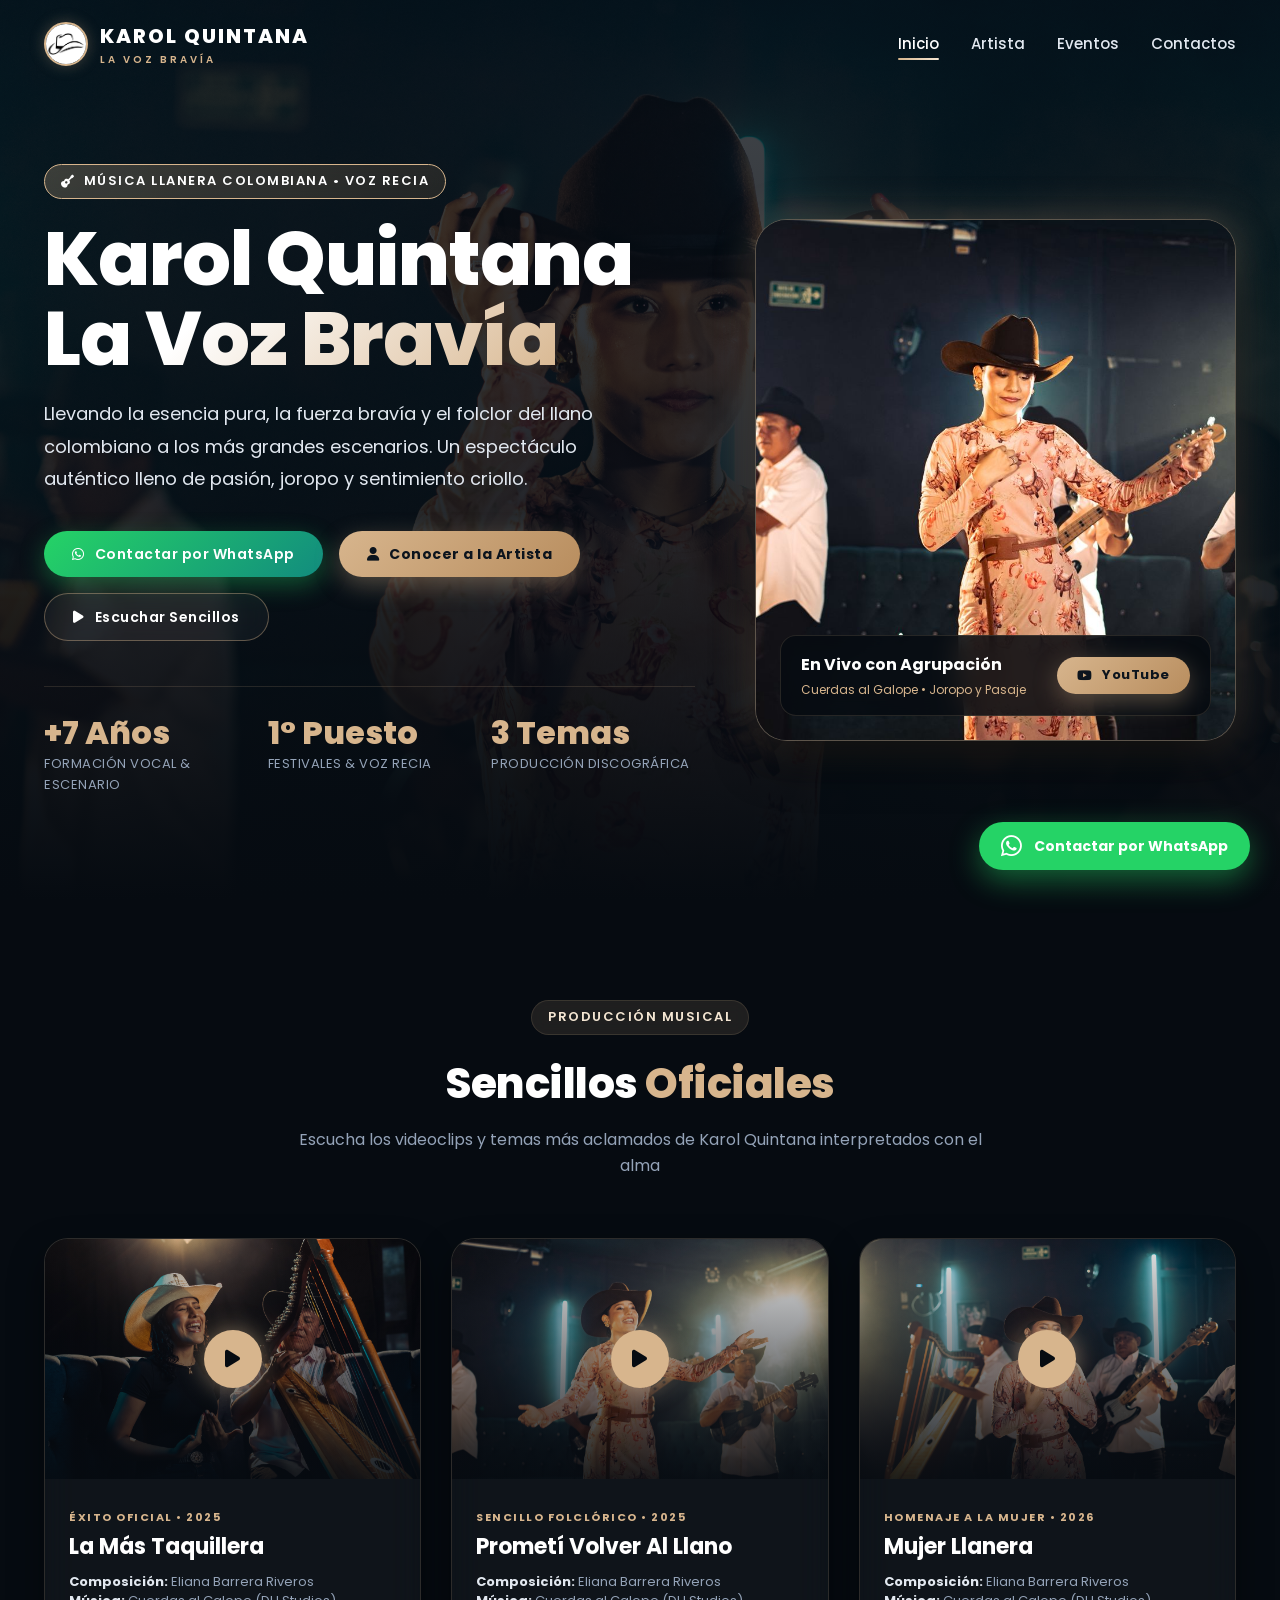
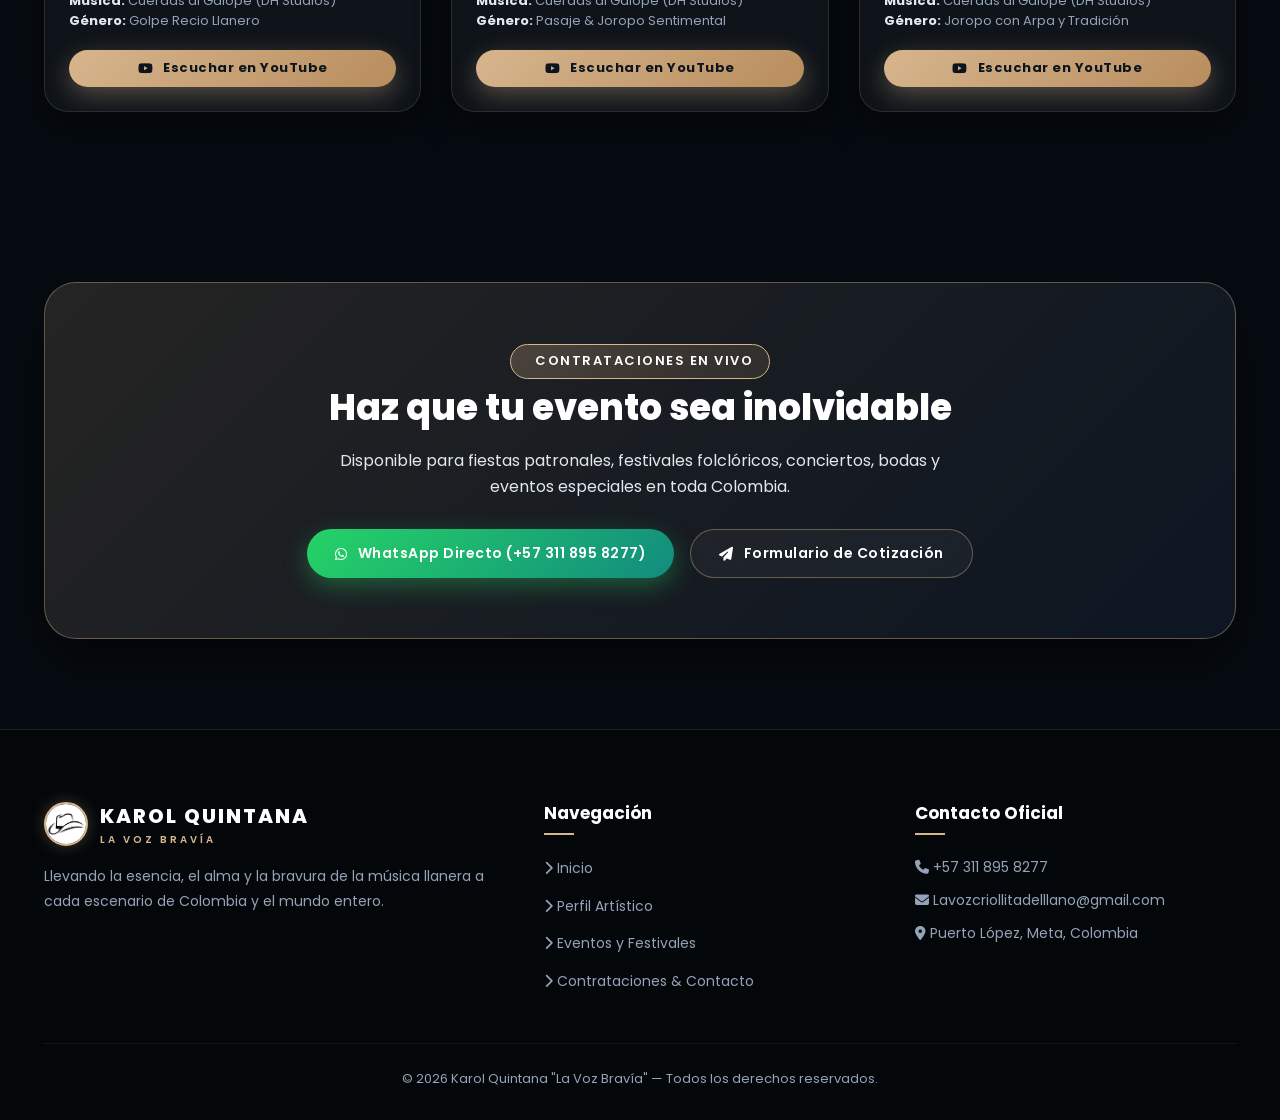
<file: index.html>
<!DOCTYPE html>
<html lang="es">
<head>
    <meta charset="UTF-8">
    <meta name="viewport" content="width=device-width, initial-scale=1.0">
    <title>Karol Quintana | La Voz Bravía - Música Llanera</title>
    
    <!-- Google Fonts & Font Awesome -->
    <link rel="preconnect" href="https://fonts.googleapis.com">
    <link rel="preconnect" href="https://fonts.gstatic.com" crossorigin>
    <link href="https://fonts.googleapis.com/css2?family=Poppins:wght@300;400;500;600;700;800&display=swap" rel="stylesheet">
    <link rel="stylesheet" href="https://cdnjs.cloudflare.com/ajax/libs/font-awesome/6.5.1/css/all.min.css">
    
    <link rel="icon" href="imagenes/logo.jpg"> 
    <link rel="stylesheet" href="css/estilos.css">
</head>
<body>

    <!-- NAVBAR -->
    <header class="navbar-container">
        <div class="container navbar">
            <a href="index.html" class="logo-brand">
                <img src="imagenes/logo.jpg" alt="Logo Karol Quintana">
                <div>
                    Karol Quintana
                    <span class="brand-sub">La Voz Bravía</span>
                </div>
            </a>

            <nav>
                <ul class="nav-links" id="navMenu">
                    <li><a href="index.html" class="active">Inicio</a></li>
                    <li><a href="artista.html">Artista</a></li>
                    <li><a href="eventos.html">Eventos</a></li>
                    <li><a href="contactos.html">Contactos</a></li>
                </ul>
            </nav>

            
        </div>
    </header>

    <!-- HERO SECTION -->
    <main class="hero-wrapper" style="background-image: url('imagenes/DSC04877.jpg');">
        <div class="hero-overlay"></div>

        <div class="container">
            <div class="hero-home-content">
                <div class="hero-left">
                    <div class="badge badge-gold">
                        <i class="fa-solid fa-guitar"></i> Música Llanera Colombiana • Voz Recia
                    </div>
                    
                    <h1 class="hero-title">
                        Karol Quintana<br>
                        <span>La Voz Bravía</span>
                    </h1>

                    <p class="hero-desc">
                        Llevando la esencia pura, la fuerza bravía y el folclor del llano colombiano a los más grandes escenarios. Un espectáculo auténtico lleno de pasión, joropo y sentimiento criollo.
                    </p>

                    <div class="hero-btn-group">
                        <a href="https://wa.me/573118958277?text=Hola%20Karol%20Quintana,%20deseo%20cotizar%20un%20show%20musical" target="_blank" class="btn btn-whatsapp">
                            <i class="fa-brands fa-whatsapp"></i> Contactar por WhatsApp
                        </a>
                        <a href="artista.html" class="btn btn-gold">
                            <i class="fa-solid fa-user"></i> Conocer a la Artista
                        </a>
                        <a href="#musica" class="btn btn-outline">
                            <i class="fa-solid fa-play"></i> Escuchar Sencillos
                        </a>
                    </div>

                    <div class="hero-stats-grid">
                        <div class="stat-item">
                            <h3>+7 Años</h3>
                            <p>Formación Vocal & Escenario</p>
                        </div>
                        <div class="stat-item">
                            <h3>1° Puesto</h3>
                            <p>Festivales & Voz Recia</p>
                        </div>
                        <div class="stat-item">
                            <h3>3 Temas</h3>
                            <p>Producción Discográfica</p>
                        </div>
                    </div>
                </div>

                <div class="hero-right">
                    <div class="hero-image-card">
                        <img src="imagenes/image.png" alt="Karol Quintana en Presentación">
                        <div class="hero-image-badge">
                            <div>
                                <h4>En Vivo con Agrupación</h4>
                                <p>Cuerdas al Galope • Joropo y Pasaje</p>
                            </div>
                            <a href="https://www.youtube.com/@Lavozbravia_oficial" target="_blank" class="btn btn-gold btn-sm">
                                <i class="fa-brands fa-youtube"></i> YouTube
                            </a>
                        </div>
                    </div>
                </div>
            </div>
        </div>
    </main>

    <!-- SECCIÓN MÚSICA Y SENCILLOS DESTACADOS -->
    <section class="section" id="musica">
        <div class="container">
            <div class="section-header">
                <div class="badge">Producción Musical</div>
                <h2>Sencillos <span>Oficiales</span></h2>
                <p>Escucha los videoclips y temas más aclamados de Karol Quintana interpretados con el alma</p>
            </div>

            <div class="music-grid">
                <!-- Canción 1 -->
                <div class="music-card">
                    <div class="music-thumb">
                        <img src="imagenes/DSC04858.jpg" alt="La Más Taquillera">
                        <a href="https://www.youtube.com/watch?v=9ldh7Ody5B8&list=RD9ldh7Ody5B8&start_radio=1" target="_blank" class="music-thumb-overlay" title="Ver en YouTube">
                            <div class="play-icon-btn"><i class="fa-solid fa-play"></i></div>
                        </a>
                    </div>
                    <div class="music-content">
                        <div>
                            <span class="music-tag">Éxito Oficial • 2025</span>
                            <h3 class="music-title">La Más Taquillera</h3>
                            <p class="music-credits">
                                <strong>Composición:</strong> Eliana Barrera Riveros<br>
                                <strong>Música:</strong> Cuerdas al Galope (DH Studios)<br>
                                <strong>Género:</strong> Golpe Recio Llanero
                            </p>
                        </div>
                        <a href="https://www.youtube.com/watch?v=9ldh7Ody5B8&list=RD9ldh7Ody5B8&start_radio=1" target="_blank" class="btn btn-gold btn-sm">
                            <i class="fa-brands fa-youtube"></i> Escuchar en YouTube
                        </a>
                    </div>
                </div>

                <!-- Canción 2 -->
                <div class="music-card">
                    <div class="music-thumb">
                        <img src="imagenes/DSC04900.jpg" alt="Prometí Volver Al Llano">
                        <a href="https://www.youtube.com/watch?v=ru4wege33XM&list=RDru4wege33XM&start_radio=1" target="_blank" class="music-thumb-overlay" title="Ver en YouTube">
                            <div class="play-icon-btn"><i class="fa-solid fa-play"></i></div>
                        </a>
                    </div>
                    <div class="music-content">
                        <div>
                            <span class="music-tag">Sencillo Folclórico • 2025</span>
                            <h3 class="music-title">Prometí Volver Al Llano</h3>
                            <p class="music-credits">
                                <strong>Composición:</strong> Eliana Barrera Riveros<br>
                                <strong>Música:</strong> Cuerdas al Galope (DH Studios)<br>
                                <strong>Género:</strong> Pasaje & Joropo Sentimental
                            </p>
                        </div>
                        <a href="https://www.youtube.com/watch?v=ru4wege33XM&list=RDru4wege33XM&start_radio=1" target="_blank" class="btn btn-gold btn-sm">
                            <i class="fa-brands fa-youtube"></i> Escuchar en YouTube
                        </a>
                    </div>
                </div>

                <!-- Canción 3 -->
                <div class="music-card">
                    <div class="music-thumb">
                        <img src="imagenes/DSC04892.jpg" alt="Mujer Llanera">
                        <a href="https://www.youtube.com/watch?v=WpeRKFOB_C8&list=RDWpeRKFOB_C8&start_radio=1" target="_blank" class="music-thumb-overlay" title="Ver en YouTube">
                            <div class="play-icon-btn"><i class="fa-solid fa-play"></i></div>
                        </a>
                    </div>
                    <div class="music-content">
                        <div>
                            <span class="music-tag">Homenaje a la Mujer • 2026</span>
                            <h3 class="music-title">Mujer Llanera</h3>
                            <p class="music-credits">
                                <strong>Composición:</strong> Eliana Barrera Riveros<br>
                                <strong>Música:</strong> Cuerdas al Galope (DH Studios)<br>
                                <strong>Género:</strong> Joropo con Arpa y Tradición
                            </p>
                        </div>
                        <a href="https://www.youtube.com/watch?v=WpeRKFOB_C8&list=RDWpeRKFOB_C8&start_radio=1" target="_blank" class="btn btn-gold btn-sm">
                            <i class="fa-brands fa-youtube"></i> Escuchar en YouTube
                        </a>
                    </div>
                </div>
            </div>
        </div>
    </section>

    <!-- BANNER DE CONTRATACIONES -->
    <section class="container" style="margin-bottom: 80px;">
        <div class="cta-banner">
            <div class="badge badge-gold"><i class="fa-solid fa-sparkles"></i> Contrataciones en Vivo</div>
            <h3>Haz que tu evento sea inolvidable</h3>
            <p>Disponible para fiestas patronales, festivales folclóricos, conciertos, bodas y eventos especiales en toda Colombia.</p>
            <div style="display: flex; justify-content: center; gap: 16px; flex-wrap: wrap;">
                <a href="https://wa.me/573118958277?text=Hola%20Karol%20Quintana,%20quiero%20cotizar%20tu%20presentaci%C3%B3n%20para%20un%20evento" target="_blank" class="btn btn-whatsapp">
                    <i class="fa-brands fa-whatsapp"></i> WhatsApp Directo (+57 311 895 8277)
                </a>
                <a href="contactos.html" class="btn btn-outline">
                    <i class="fa-solid fa-paper-plane"></i> Formulario de Cotización
                </a>
            </div>
        </div>
    </section>

    <!-- FLOATING WHATSAPP -->
    <a href="https://wa.me/573118958277?text=Hola%20Karol%20Quintana,%20deseo%20informaci%C3%B3n%20para%20contrataciones" target="_blank" class="floating-whatsapp" title="Contactar por WhatsApp">
        <i class="fa-brands fa-whatsapp"></i>
        <span>Contactar por WhatsApp</span>
    </a>

    <!-- FOOTER -->
    <footer class="footer-main">
        <div class="container">
            <div class="footer-grid">
                <div class="footer-col">
                    <div class="logo-brand" style="margin-bottom: 16px;">
                        <img src="imagenes/logo.jpg" alt="Logo">
                        <div>
                            Karol Quintana
                            <span class="brand-sub">La Voz Bravía</span>
                        </div>
                    </div>
                    <p>Llevando la esencia, el alma y la bravura de la música llanera a cada escenario de Colombia y el mundo entero.</p>
                </div>

                <div class="footer-col">
                    <h4>Navegación</h4>
                    <ul class="footer-links-list">
                        <li><a href="index.html"><i class="fa-solid fa-chevron-right"></i> Inicio</a></li>
                        <li><a href="artista.html"><i class="fa-solid fa-chevron-right"></i> Perfil Artístico</a></li>
                        <li><a href="eventos.html"><i class="fa-solid fa-chevron-right"></i> Eventos y Festivales</a></li>
                        <li><a href="contactos.html"><i class="fa-solid fa-chevron-right"></i> Contrataciones & Contacto</a></li>
                    </ul>
                </div>

                <div class="footer-col">
                    <h4>Contacto Oficial</h4>
                    <p style="margin-bottom: 8px;"><i class="fa-solid fa-phone text-gold"></i> +57 311 895 8277</p>
                    <p style="margin-bottom: 8px;"><i class="fa-solid fa-envelope text-gold"></i> Lavozcriollitadelllano@gmail.com</p>
                    <p><i class="fa-solid fa-location-dot text-gold"></i> Puerto López, Meta, Colombia</p>
                </div>
            </div>

            <div class="footer-bottom">
                &copy; 2026 Karol Quintana "La Voz Bravía" — Todos los derechos reservados.
            </div>
        </div>
    </footer>

    <!-- SCRIPTS -->
    <script src="js/main.js"></script>
</body>
</html>
</file>
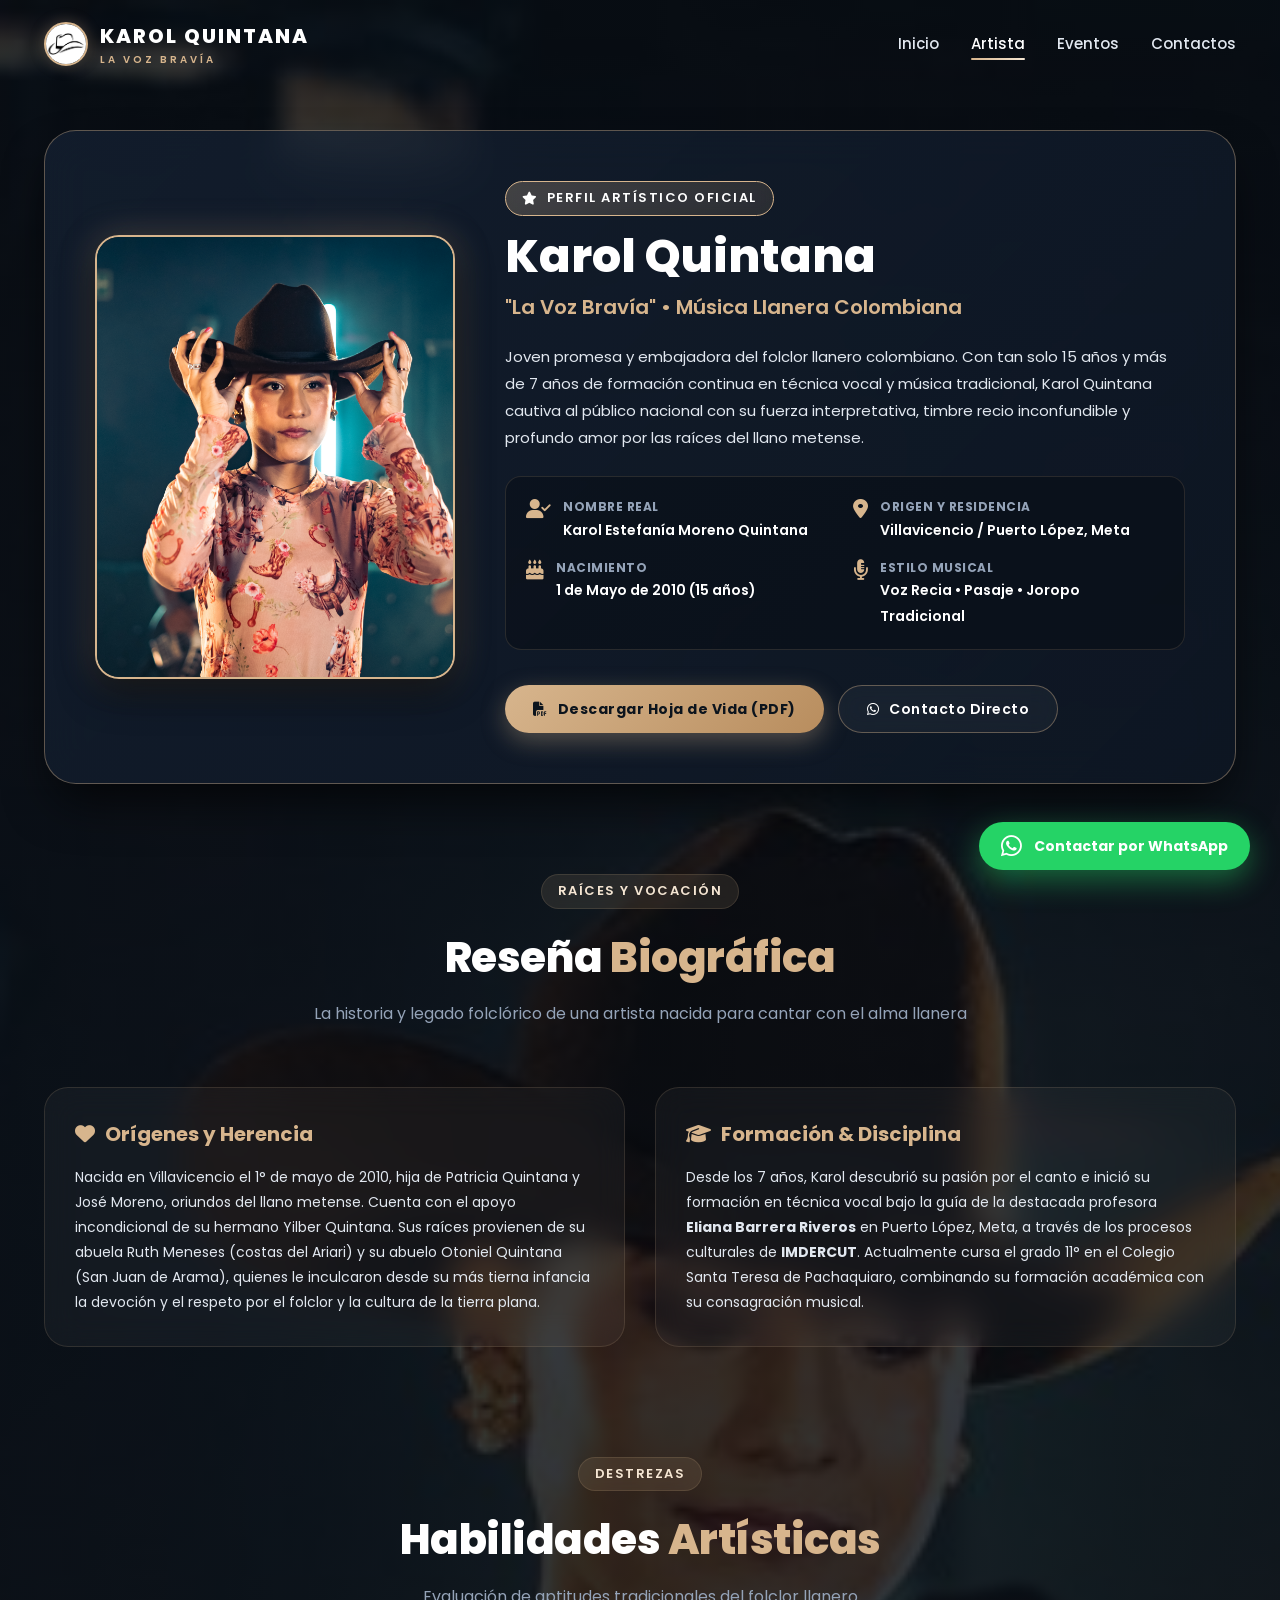
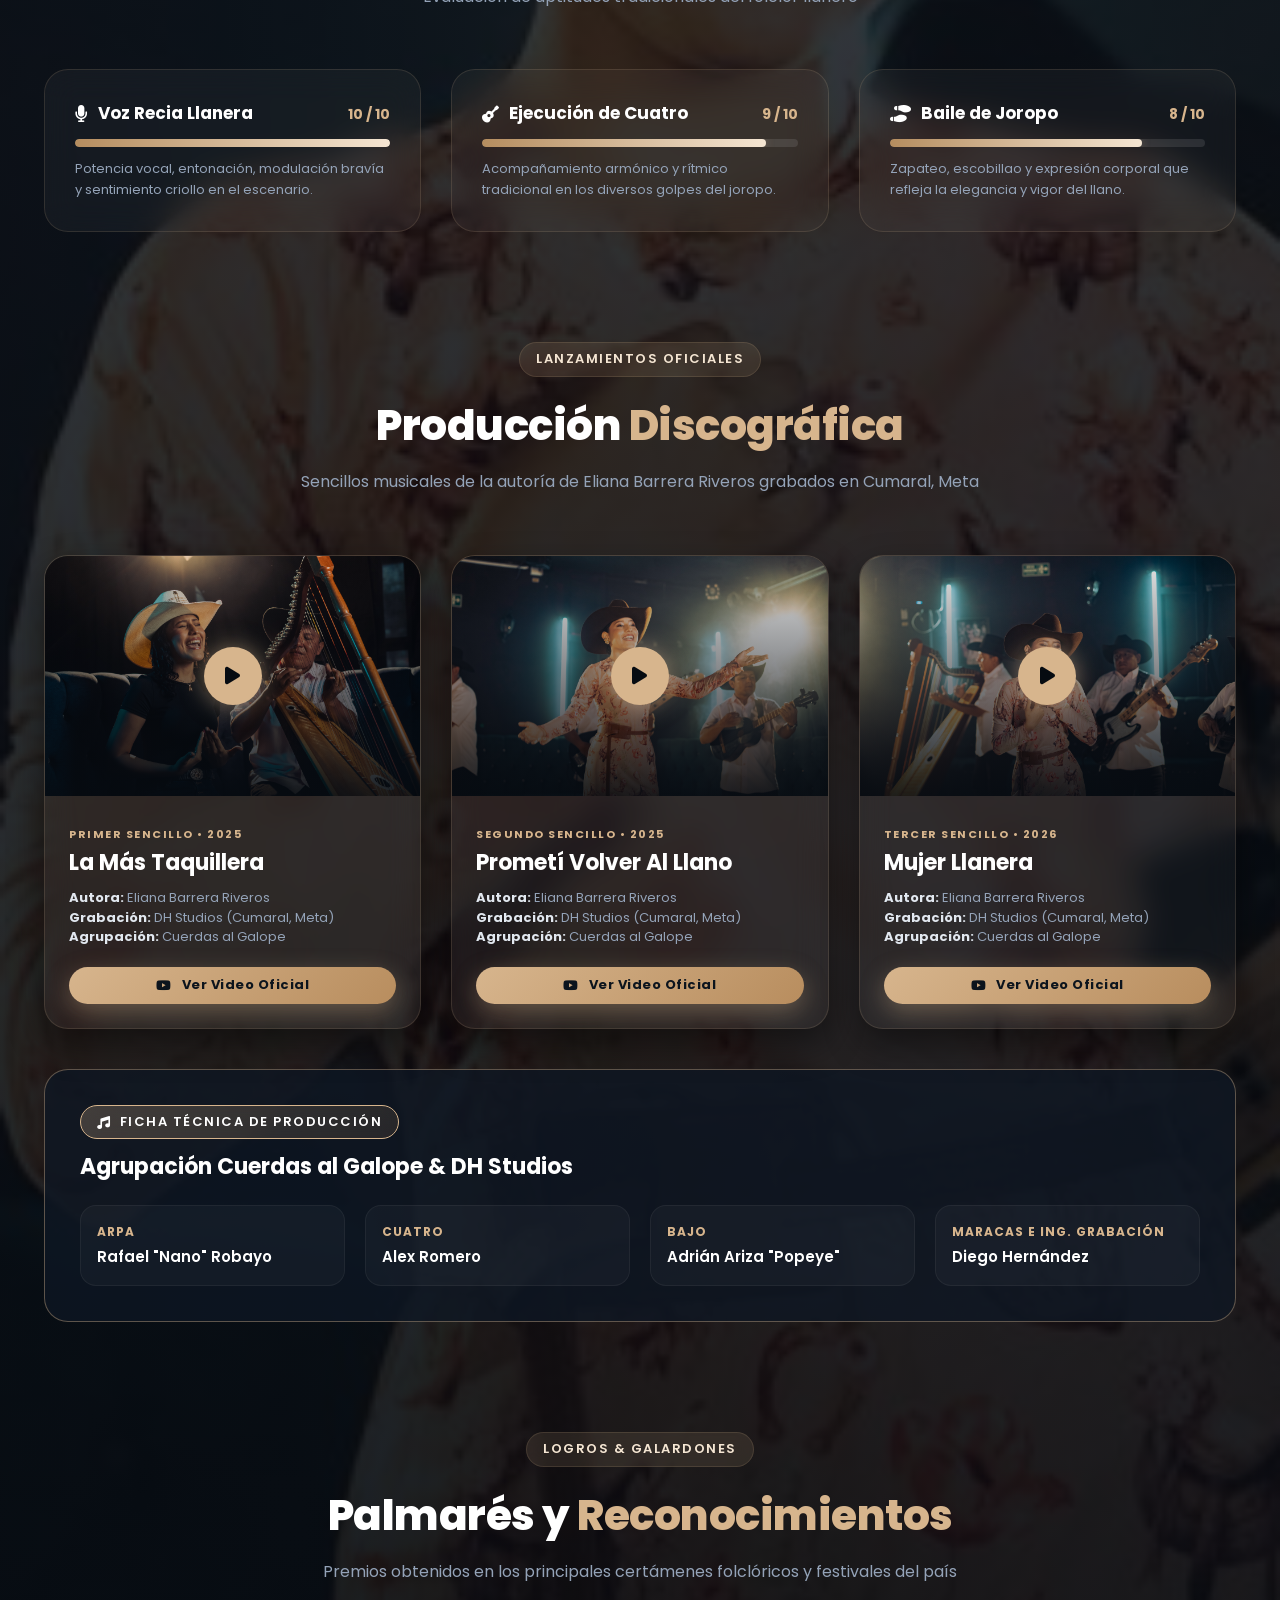
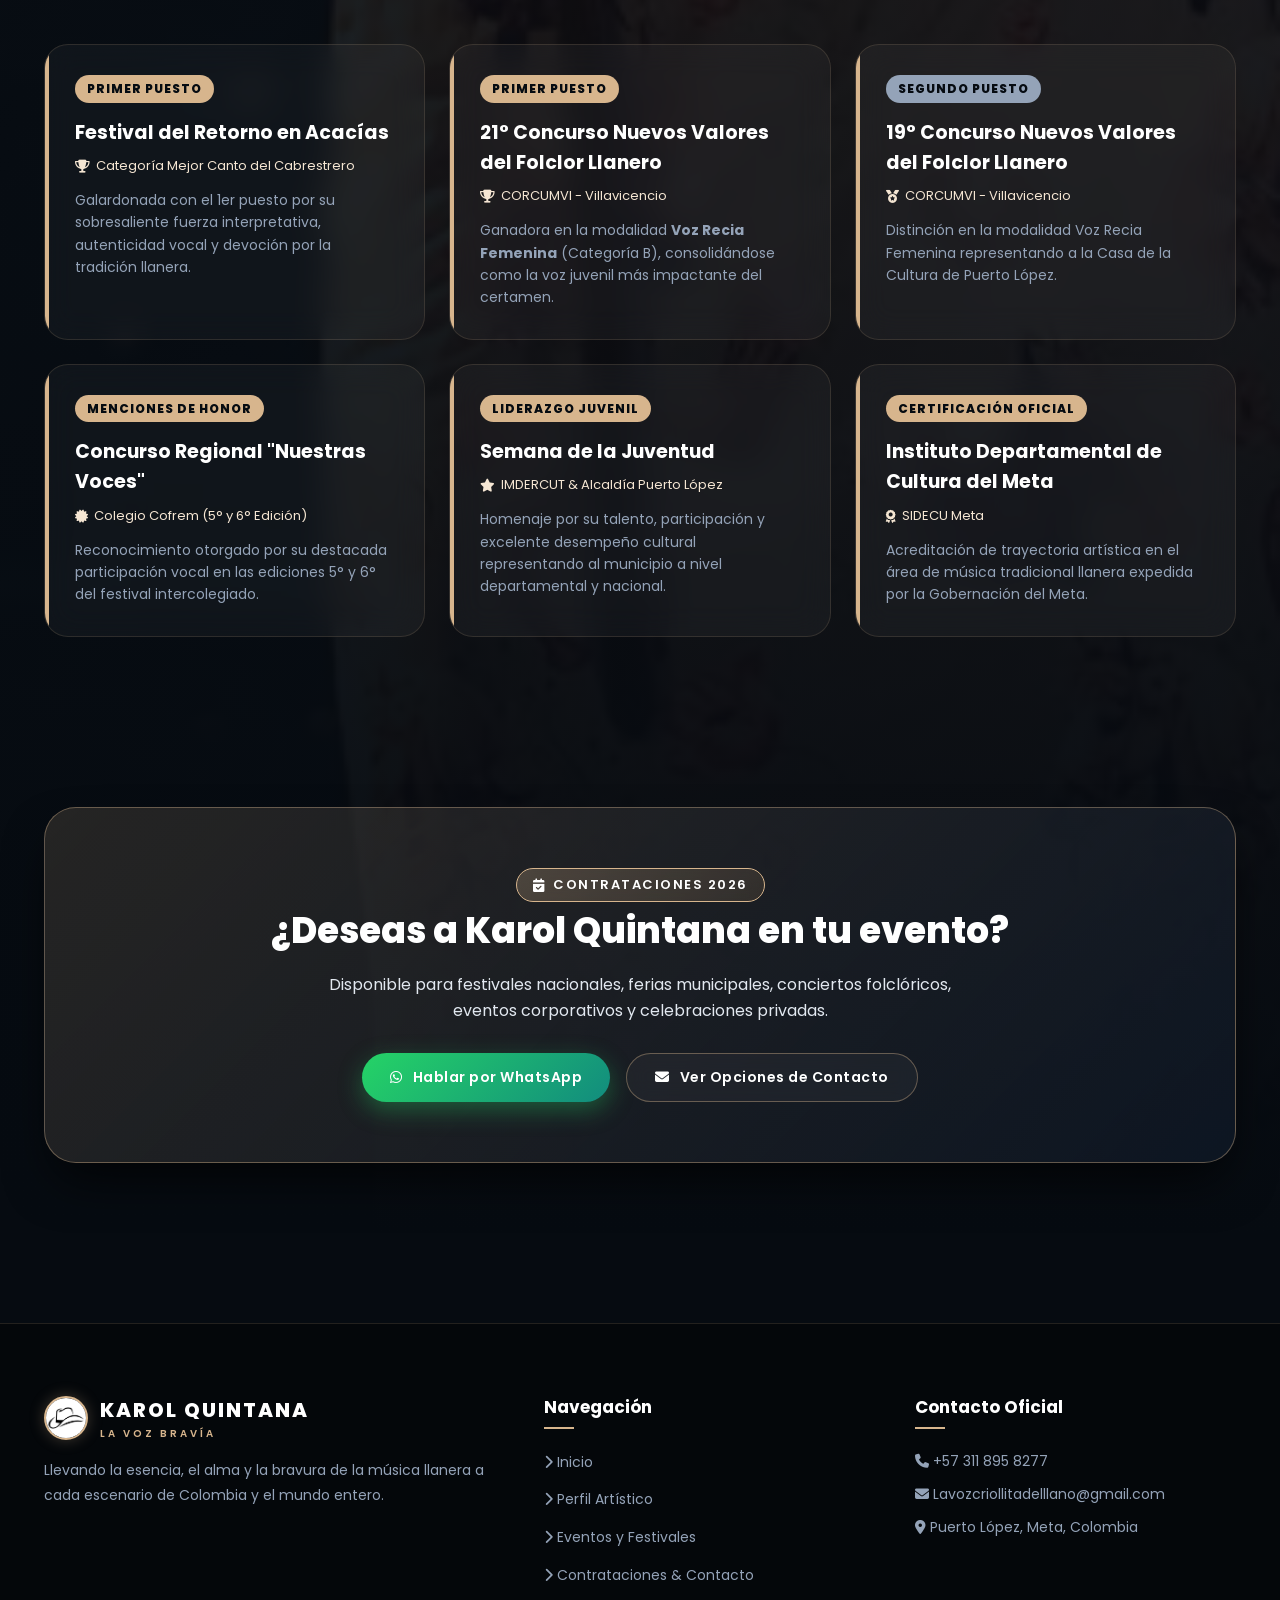
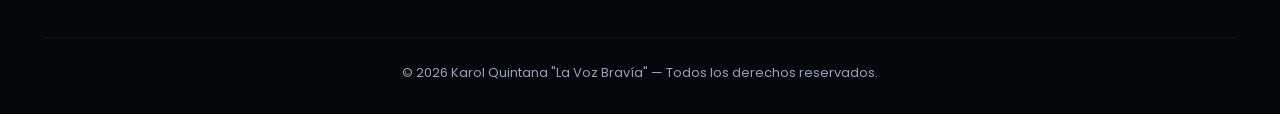
<file: artista.html>
<!DOCTYPE html>
<html lang="es">
<head>
    <meta charset="UTF-8">
    <meta name="viewport" content="width=device-width, initial-scale=1.0">
    <title>Artista | Karol Quintana - La Voz Bravía</title>
    
    <!-- Google Fonts & Font Awesome -->
    <link rel="preconnect" href="https://fonts.googleapis.com">
    <link rel="preconnect" href="https://fonts.gstatic.com" crossorigin>
    <link href="https://fonts.googleapis.com/css2?family=Poppins:wght@300;400;500;600;700;800&display=swap" rel="stylesheet">
    <link rel="stylesheet" href="https://cdnjs.cloudflare.com/ajax/libs/font-awesome/6.5.1/css/all.min.css">
    
    <link rel="icon" href="imagenes/logo.jpg">
    <link rel="stylesheet" href="css/estilos.css">
</head>
<body>

    <!-- NAVBAR -->
    <header class="navbar-container">
        <div class="container navbar">
            <a href="index.html" class="logo-brand">
                <img src="imagenes/logo.jpg" alt="Logo Karol Quintana">
                <div>
                    Karol Quintana
                    <span class="brand-sub">La Voz Bravía</span>
                </div>
            </a>

            <nav>
                <ul class="nav-links" id="navMenu">
                    <li><a href="index.html">Inicio</a></li>
                    <li><a href="artista.html" class="active">Artista</a></li>
                    <li><a href="eventos.html">Eventos</a></li>
                    <li><a href="contactos.html">Contactos</a></li>
                </ul>
            </nav>

           
        </div>
    </header>

    <!-- MAIN CONTENT -->
    <main class="hero-wrapper" style="background-image: url('imagenes/image.png');">
        <div class="hero-overlay"></div>
        
        <div class="container">
            <!-- ARTIST HERO CARD -->
            <div class="artist-hero-card">
                <div class="artist-portrait-box">
                    <img src="imagenes/DSC04877.jpg" alt="Karol Quintana La Voz Bravía">
                </div>

                <div class="artist-bio-info">
                    <div class="badge badge-gold">
                        <i class="fa-solid fa-star"></i> Perfil Artístico Oficial
                    </div>
                    <h1>Karol Quintana</h1>
                    <div class="artist-subtitle-name">"La Voz Bravía" • Música Llanera Colombiana</div>
                    
                    <p style="color: var(--text-secondary); font-size: 15px; line-height: 1.8;">
                        Joven promesa y embajadora del folclor llanero colombiano. Con tan solo 15 años y más de 7 años de formación continua en técnica vocal y música tradicional, Karol Quintana cautiva al público nacional con su fuerza interpretativa, timbre recio inconfundible y profundo amor por las raíces del llano metense.
                    </p>

                    <div class="artist-quick-meta">
                        <div class="meta-box">
                            <i class="fa-solid fa-user-check meta-icon"></i>
                            <div class="meta-text">
                                <strong>Nombre Real</strong>
                                <span>Karol Estefanía Moreno Quintana</span>
                            </div>
                        </div>
                        <div class="meta-box">
                            <i class="fa-solid fa-location-dot meta-icon"></i>
                            <div class="meta-text">
                                <strong>Origen y Residencia</strong>
                                <span>Villavicencio / Puerto López, Meta</span>
                            </div>
                        </div>
                        <div class="meta-box">
                            <i class="fa-solid fa-cake-candles meta-icon"></i>
                            <div class="meta-text">
                                <strong>Nacimiento</strong>
                                <span>1 de Mayo de 2010 (15 años)</span>
                            </div>
                        </div>
                        <div class="meta-box">
                            <i class="fa-solid fa-microphone-lines meta-icon"></i>
                            <div class="meta-text">
                                <strong>Estilo Musical</strong>
                                <span>Voz Recia • Pasaje • Joropo Tradicional</span>
                            </div>
                        </div>
                    </div>

                    <div style="display: flex; gap: 14px; flex-wrap: wrap;">
                        <a href="HOJA  DE VIDA ARTISTICA  KAROL QUINTANA 2026.pdf" download class="btn btn-gold">
                            <i class="fa-solid fa-file-pdf"></i> Descargar Hoja de Vida (PDF)
                        </a>
                        <a href="https://wa.me/573118958277?text=Hola%20Karol%20Quintana,%20estoy%20interesado%20en%20contrataciones" target="_blank" class="btn btn-outline">
                            <i class="fa-brands fa-whatsapp"></i> Contacto Directo
                        </a>
                    </div>
                </div>
            </div>

            <!-- RESEÑA BIOGRÁFICA -->
            <section class="section" style="padding-top: 20px;">
                <div class="section-header">
                    <div class="badge">Raíces y Vocación</div>
                    <h2>Reseña <span>Biográfica</span></h2>
                    <p>La historia y legado folclórico de una artista nacida para cantar con el alma llanera</p>
                </div>

                <div style="display: grid; grid-template-columns: repeat(auto-fit, minmax(320px, 1fr)); gap: 30px;">
                    <div class="skill-card">
                        <h3 style="color: var(--gold-primary); font-size: 20px; margin-bottom: 15px; display: flex; align-items: center; gap: 10px;">
                            <i class="fa-solid fa-heart"></i> Orígenes y Herencia
                        </h3>
                        <p style="color: var(--text-secondary); font-size: 14px; line-height: 1.8;">
                            Nacida en Villavicencio el 1° de mayo de 2010, hija de Patricia Quintana y José Moreno, oriundos del llano metense. Cuenta con el apoyo incondicional de su hermano Yilber Quintana. Sus raíces provienen de su abuela Ruth Meneses (costas del Ariari) y su abuelo Otoniel Quintana (San Juan de Arama), quienes le inculcaron desde su más tierna infancia la devoción y el respeto por el folclor y la cultura de la tierra plana.
                        </p>
                    </div>

                    <div class="skill-card">
                        <h3 style="color: var(--gold-primary); font-size: 20px; margin-bottom: 15px; display: flex; align-items: center; gap: 10px;">
                            <i class="fa-solid fa-graduation-cap"></i> Formación & Disciplina
                        </h3>
                        <p style="color: var(--text-secondary); font-size: 14px; line-height: 1.8;">
                            Desde los 7 años, Karol descubrió su pasión por el canto e inició su formación en técnica vocal bajo la guía de la destacada profesora <strong>Eliana Barrera Riveros</strong> en Puerto López, Meta, a través de los procesos culturales de <strong>IMDERCUT</strong>. Actualmente cursa el grado 11° en el Colegio Santa Teresa de Pachaquiaro, combinando su formación académica con su consagración musical.
                        </p>
                    </div>
                </div>
            </section>

            <!-- HABILIDADES FOLCLÓRICAS -->
            <section class="section" style="padding-top: 10px;">
                <div class="section-header">
                    <div class="badge">Destrezas</div>
                    <h2>Habilidades <span>Artísticas</span></h2>
                    <p>Evaluación de aptitudes tradicionales del folclor llanero</p>
                </div>

                <div class="skills-grid">
                    <div class="skill-card">
                        <div class="skill-header">
                            <span class="skill-title"><i class="fa-solid fa-microphone text-gold"></i> Voz Recia Llanera</span>
                            <span class="skill-score">10 / 10</span>
                        </div>
                        <div class="skill-bar">
                            <div class="skill-fill" style="width: 100%;"></div>
                        </div>
                        <p class="skill-desc">Potencia vocal, entonación, modulación bravía y sentimiento criollo en el escenario.</p>
                    </div>

                    <div class="skill-card">
                        <div class="skill-header">
                            <span class="skill-title"><i class="fa-solid fa-guitar text-gold"></i> Ejecución de Cuatro</span>
                            <span class="skill-score">9 / 10</span>
                        </div>
                        <div class="skill-bar">
                            <div class="skill-fill" style="width: 90%;"></div>
                        </div>
                        <p class="skill-desc">Acompañamiento armónico y rítmico tradicional en los diversos golpes del joropo.</p>
                    </div>

                    <div class="skill-card">
                        <div class="skill-header">
                            <span class="skill-title"><i class="fa-solid fa-shoe-prints text-gold"></i> Baile de Joropo</span>
                            <span class="skill-score">8 / 10</span>
                        </div>
                        <div class="skill-bar">
                            <div class="skill-fill" style="width: 80%;"></div>
                        </div>
                        <p class="skill-desc">Zapateo, escobillao y expresión corporal que refleja la elegancia y vigor del llano.</p>
                    </div>
                </div>
            </section>

            <!-- DISCOGRAFÍA & PRODUCCIÓN MUSICAL -->
            <section class="section" style="padding-top: 10px;">
                <div class="section-header">
                    <div class="badge">Lanzamientos Oficiales</div>
                    <h2>Producción <span>Discográfica</span></h2>
                    <p>Sencillos musicales de la autoría de Eliana Barrera Riveros grabados en Cumaral, Meta</p>
                </div>

                <div class="music-grid">
                    <!-- Tema 1 -->
                    <div class="music-card">
                        <div class="music-thumb">
                            <img src="imagenes/DSC04858.jpg" alt="La Más Taquillera">
                            <a href="https://www.youtube.com/watch?v=9ldh7Ody5B8&list=RD9ldh7Ody5B8&start_radio=1" target="_blank" class="music-thumb-overlay" title="Ver en YouTube">
                                <div class="play-icon-btn"><i class="fa-solid fa-play"></i></div>
                            </a>
                        </div>
                        <div class="music-content">
                            <div>
                                <span class="music-tag">Primer Sencillo • 2025</span>
                                <h3 class="music-title">La Más Taquillera</h3>
                                <p class="music-credits">
                                    <strong>Autora:</strong> Eliana Barrera Riveros<br>
                                    <strong>Grabación:</strong> DH Studios (Cumaral, Meta)<br>
                                    <strong>Agrupación:</strong> Cuerdas al Galope
                                </p>
                            </div>
                            <a href="https://www.youtube.com/watch?v=9ldh7Ody5B8&list=RD9ldh7Ody5B8&start_radio=1" target="_blank" class="btn btn-gold btn-sm">
                                <i class="fa-brands fa-youtube"></i> Ver Video Oficial
                            </a>
                        </div>
                    </div>

                    <!-- Tema 2 -->
                    <div class="music-card">
                        <div class="music-thumb">
                            <img src="imagenes/DSC04900.jpg" alt="Prometí Volver Al Llano">
                            <a href="https://www.youtube.com/watch?v=ru4wege33XM&list=RDru4wege33XM&start_radio=1" target="_blank" class="music-thumb-overlay" title="Ver en YouTube">
                                <div class="play-icon-btn"><i class="fa-solid fa-play"></i></div>
                            </a>
                        </div>
                        <div class="music-content">
                            <div>
                                <span class="music-tag">Segundo Sencillo • 2025</span>
                                <h3 class="music-title">Prometí Volver Al Llano</h3>
                                <p class="music-credits">
                                    <strong>Autora:</strong> Eliana Barrera Riveros<br>
                                    <strong>Grabación:</strong> DH Studios (Cumaral, Meta)<br>
                                    <strong>Agrupación:</strong> Cuerdas al Galope
                                </p>
                            </div>
                            <a href="https://www.youtube.com/watch?v=ru4wege33XM&list=RDru4wege33XM&start_radio=1" target="_blank" class="btn btn-gold btn-sm">
                                <i class="fa-brands fa-youtube"></i> Ver Video Oficial
                            </a>
                        </div>
                    </div>

                    <!-- Tema 3 -->
                    <div class="music-card">
                        <div class="music-thumb">
                            <img src="imagenes/DSC04892.jpg" alt="Mujer Llanera">
                            <a href="https://www.youtube.com/watch?v=WpeRKFOB_C8&list=RDWpeRKFOB_C8&start_radio=1" target="_blank" class="music-thumb-overlay" title="Ver en YouTube">
                                <div class="play-icon-btn"><i class="fa-solid fa-play"></i></div>
                            </a>
                        </div>
                        <div class="music-content">
                            <div>
                                <span class="music-tag">Tercer Sencillo • 2026</span>
                                <h3 class="music-title">Mujer Llanera</h3>
                                <p class="music-credits">
                                    <strong>Autora:</strong> Eliana Barrera Riveros<br>
                                    <strong>Grabación:</strong> DH Studios (Cumaral, Meta)<br>
                                    <strong>Agrupación:</strong> Cuerdas al Galope
                                </p>
                            </div>
                            <a href="https://www.youtube.com/watch?v=WpeRKFOB_C8&list=RDWpeRKFOB_C8&start_radio=1" target="_blank" class="btn btn-gold btn-sm">
                                <i class="fa-brands fa-youtube"></i> Ver Video Oficial
                            </a>
                        </div>
                    </div>
                </div>

                <!-- FICHA TÉCNICA -->
                <div class="credits-box">
                    <div class="badge badge-gold"><i class="fa-solid fa-music"></i> Ficha Técnica de Producción</div>
                    <h3 style="color: #fff; font-size: 22px; margin-top: 10px;">Agrupación Cuerdas al Galope & DH Studios</h3>
                    <div class="credits-grid">
                        <div class="credit-item">
                            <h5>Arpa</h5>
                            <p>Rafael "Nano" Robayo</p>
                        </div>
                        <div class="credit-item">
                            <h5>Cuatro</h5>
                            <p>Alex Romero</p>
                        </div>
                        <div class="credit-item">
                            <h5>Bajo</h5>
                            <p>Adrián Ariza "Popeye"</p>
                        </div>
                        <div class="credit-item">
                            <h5>Maracas e Ing. Grabación</h5>
                            <p>Diego Hernández</p>
                        </div>
                    </div>
                </div>
            </section>

            <!-- PALMARÉS Y RECONOCIMIENTOS -->
            <section class="section" style="padding-top: 10px;">
                <div class="section-header">
                    <div class="badge">Logros & Galardones</div>
                    <h2>Palmarés y <span>Reconocimientos</span></h2>
                    <p>Premios obtenidos en los principales certámenes folclóricos y festivales del país</p>
                </div>

                <div class="awards-grid">
                    <div class="award-card">
                        <span class="award-place">Primer Puesto</span>
                        <h3>Festival del Retorno en Acacías</h3>
                        <div class="award-org"><i class="fa-solid fa-trophy"></i> Categoría Mejor Canto del Cabrestrero</div>
                        <p>Galardonada con el 1er puesto por su sobresaliente fuerza interpretativa, autenticidad vocal y devoción por la tradición llanera.</p>
                    </div>

                    <div class="award-card">
                        <span class="award-place">Primer Puesto</span>
                        <h3>21° Concurso Nuevos Valores del Folclor Llanero</h3>
                        <div class="award-org"><i class="fa-solid fa-trophy"></i> CORCUMVI - Villavicencio</div>
                        <p>Ganadora en la modalidad <strong>Voz Recia Femenina</strong> (Categoría B), consolidándose como la voz juvenil más impactante del certamen.</p>
                    </div>

                    <div class="award-card">
                        <span class="award-place" style="background: #94a3b8;">Segundo Puesto</span>
                        <h3>19° Concurso Nuevos Valores del Folclor Llanero</h3>
                        <div class="award-org"><i class="fa-solid fa-medal"></i> CORCUMVI - Villavicencio</div>
                        <p>Distinción en la modalidad Voz Recia Femenina representando a la Casa de la Cultura de Puerto López.</p>
                    </div>

                    <div class="award-card">
                        <span class="award-place" style="background: #d7b58d;">Menciones de Honor</span>
                        <h3>Concurso Regional "Nuestras Voces"</h3>
                        <div class="award-org"><i class="fa-solid fa-certificate"></i> Colegio Cofrem (5° y 6° Edición)</div>
                        <p>Reconocimiento otorgado por su destacada participación vocal en las ediciones 5° y 6° del festival intercolegiado.</p>
                    </div>

                    <div class="award-card">
                        <span class="award-place" style="background: #d7b58d;">Liderazgo Juvenil</span>
                        <h3>Semana de la Juventud</h3>
                        <div class="award-org"><i class="fa-solid fa-star"></i> IMDERCUT & Alcaldía Puerto López</div>
                        <p>Homenaje por su talento, participación y excelente desempeño cultural representando al municipio a nivel departamental y nacional.</p>
                    </div>

                    <div class="award-card">
                        <span class="award-place" style="background: #d7b58d;">Certificación Oficial</span>
                        <h3>Instituto Departamental de Cultura del Meta</h3>
                        <div class="award-org"><i class="fa-solid fa-award"></i> SIDECU Meta</div>
                        <p>Acreditación de trayectoria artística en el área de música tradicional llanera expedida por la Gobernación del Meta.</p>
                    </div>
                </div>
            </section>

            <!-- CTA BANNER -->
            <div class="cta-banner">
                <div class="badge badge-gold"><i class="fa-solid fa-calendar-check"></i> Contrataciones 2026</div>
                <h3>¿Deseas a Karol Quintana en tu evento?</h3>
                <p>Disponible para festivales nacionales, ferias municipales, conciertos folclóricos, eventos corporativos y celebraciones privadas.</p>
                <div style="display: flex; justify-content: center; gap: 16px; flex-wrap: wrap;">
                    <a href="https://wa.me/573118958277?text=Hola%20Karol%20Quintana,%20estoy%20interesado%20en%20contratar%20tu%20show%20para%20un%20evento" target="_blank" class="btn btn-whatsapp">
                        <i class="fa-brands fa-whatsapp"></i> Hablar por WhatsApp
                    </a>
                    <a href="contactos.html" class="btn btn-outline">
                        <i class="fa-solid fa-envelope"></i> Ver Opciones de Contacto
                    </a>
                </div>
            </div>
        </div>
    </main>

    <!-- FLOATING WHATSAPP -->
    <a href="https://wa.me/573118958277?text=Hola%20Karol%20Quintana,%20deseo%20informaci%C3%B3n%20para%20contrataciones" target="_blank" class="floating-whatsapp" title="Contactar por WhatsApp">
        <i class="fa-brands fa-whatsapp"></i>
        <span>Contactar por WhatsApp</span>
    </a>

    <!-- FOOTER -->
    <footer class="footer-main">
        <div class="container">
            <div class="footer-grid">
                <div class="footer-col">
                    <div class="logo-brand" style="margin-bottom: 16px;">
                        <img src="imagenes/logo.jpg" alt="Logo">
                        <div>
                            Karol Quintana
                            <span class="brand-sub">La Voz Bravía</span>
                        </div>
                    </div>
                    <p>Llevando la esencia, el alma y la bravura de la música llanera a cada escenario de Colombia y el mundo entero.</p>
                </div>

                <div class="footer-col">
                    <h4>Navegación</h4>
                    <ul class="footer-links-list">
                        <li><a href="index.html"><i class="fa-solid fa-chevron-right"></i> Inicio</a></li>
                        <li><a href="artista.html"><i class="fa-solid fa-chevron-right"></i> Perfil Artístico</a></li>
                        <li><a href="eventos.html"><i class="fa-solid fa-chevron-right"></i> Eventos y Festivales</a></li>
                        <li><a href="contactos.html"><i class="fa-solid fa-chevron-right"></i> Contrataciones & Contacto</a></li>
                    </ul>
                </div>

                <div class="footer-col">
                    <h4>Contacto Oficial</h4>
                    <p style="margin-bottom: 8px;"><i class="fa-solid fa-phone text-gold"></i> +57 311 895 8277</p>
                    <p style="margin-bottom: 8px;"><i class="fa-solid fa-envelope text-gold"></i> Lavozcriollitadelllano@gmail.com</p>
                    <p><i class="fa-solid fa-location-dot text-gold"></i> Puerto López, Meta, Colombia</p>
                </div>
            </div>

            <div class="footer-bottom">
                &copy; 2026 Karol Quintana "La Voz Bravía" — Todos los derechos reservados.
            </div>
        </div>
    </footer>

    <!-- SCRIPTS -->
    <script src="js/main.js"></script>
</body>
</html>
</file>
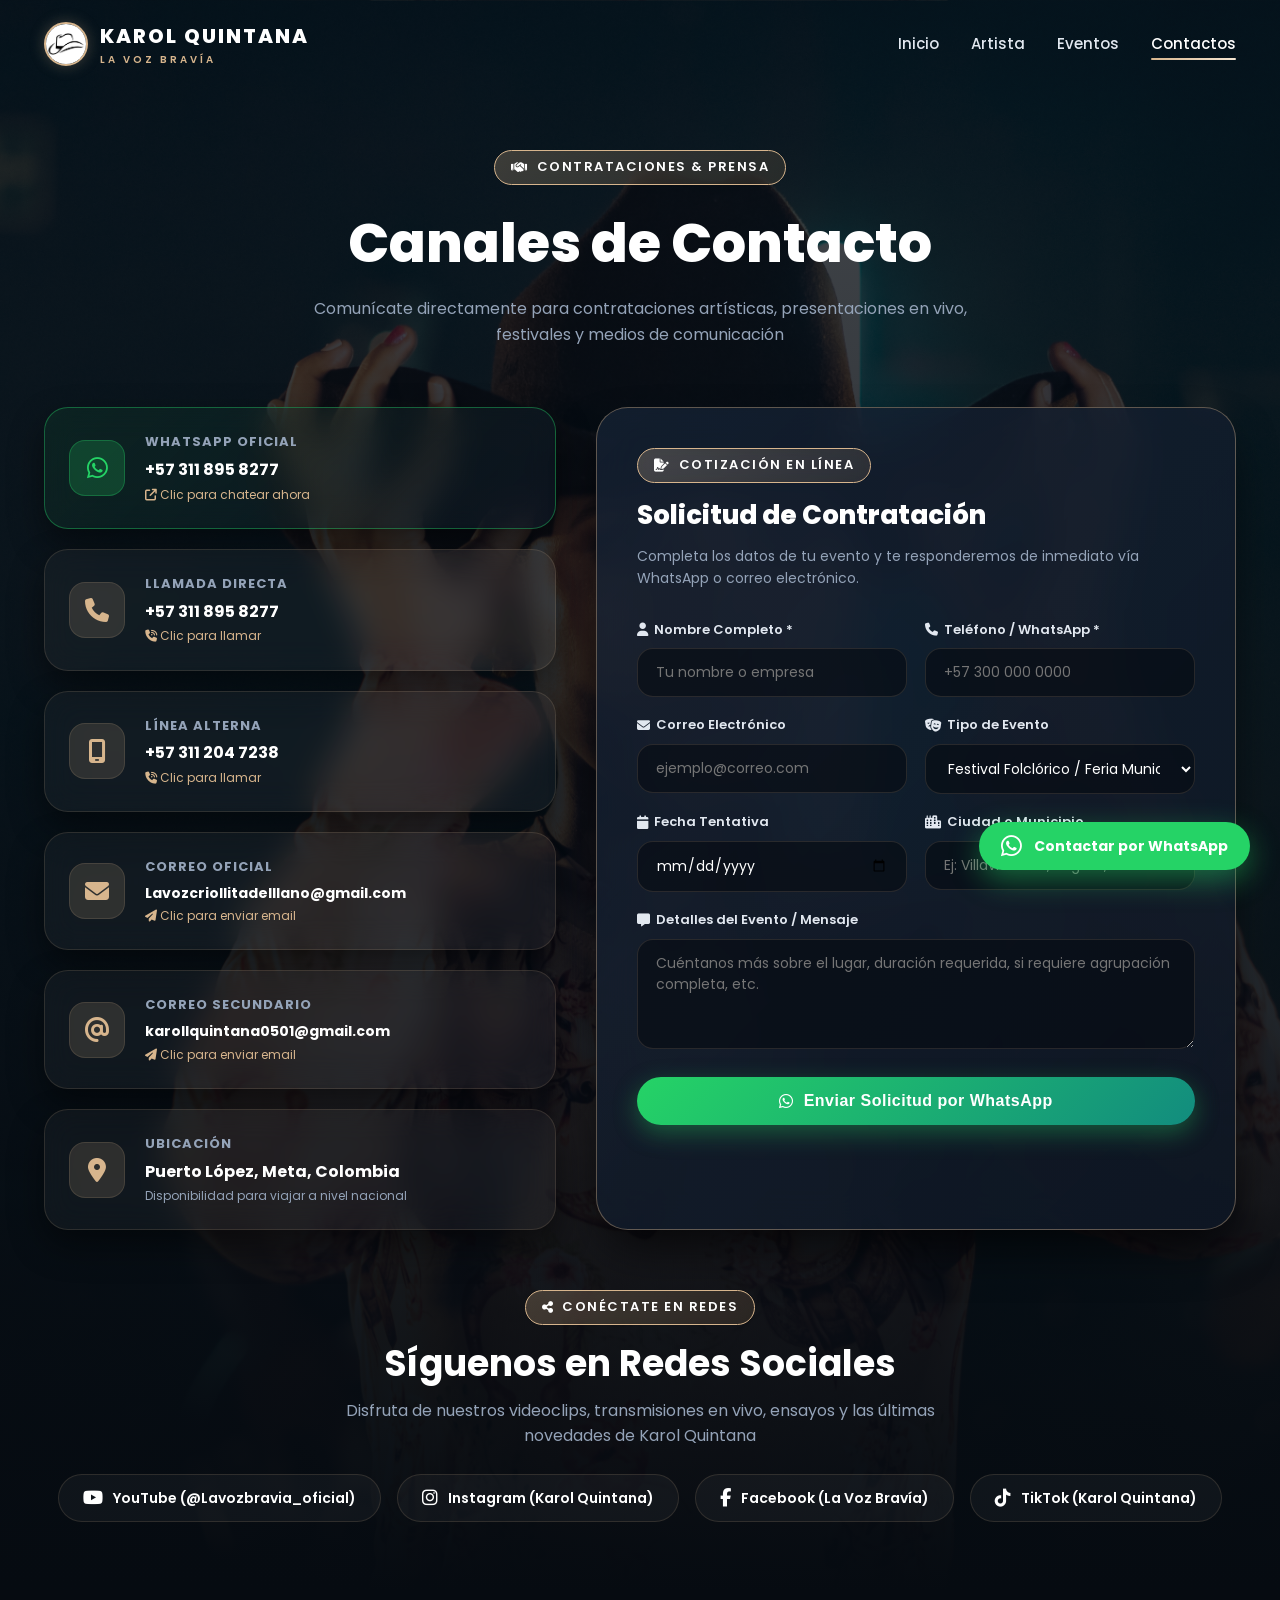
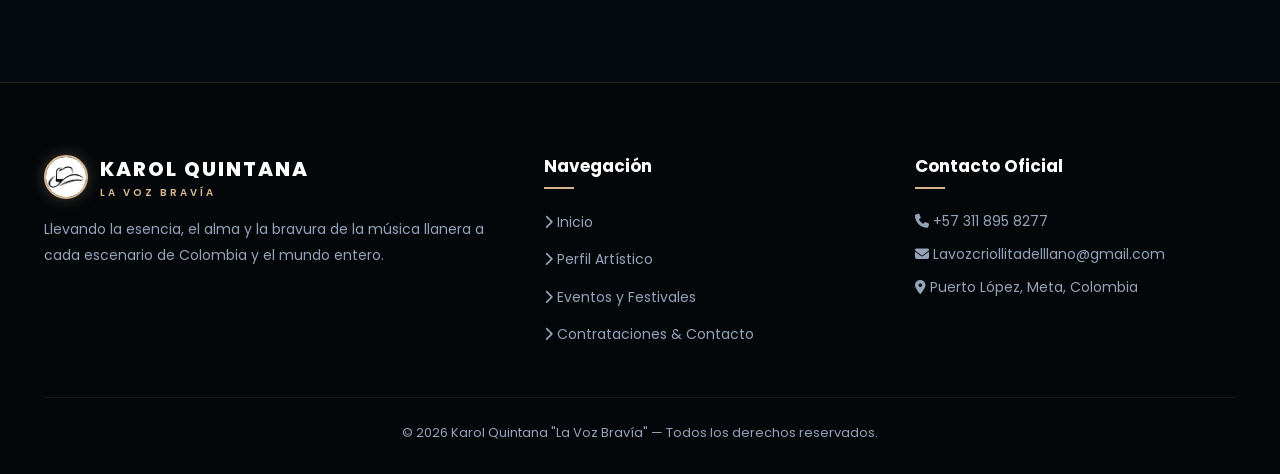
<file: contactos.html>
<!DOCTYPE html>
<html lang="es">
<head>
    <meta charset="UTF-8">
    <meta name="viewport" content="width=device-width, initial-scale=1.0">
    <title>Contáctanos & Contrataciones | Karol Quintana</title>
    
    <!-- Google Fonts & Font Awesome -->
    <link rel="preconnect" href="https://fonts.googleapis.com">
    <link rel="preconnect" href="https://fonts.gstatic.com" crossorigin>
    <link href="https://fonts.googleapis.com/css2?family=Poppins:wght@300;400;500;600;700;800&display=swap" rel="stylesheet">
    <link rel="stylesheet" href="https://cdnjs.cloudflare.com/ajax/libs/font-awesome/6.5.1/css/all.min.css">
    
    <link rel="icon" href="imagenes/logo.jpg">
    <link rel="stylesheet" href="css/estilos.css">
</head>
<body>

    <!-- NAVBAR -->
    <header class="navbar-container">
        <div class="container navbar">
            <a href="index.html" class="logo-brand">
                <img src="imagenes/logo.jpg" alt="Logo Karol Quintana">
                <div>
                    Karol Quintana
                    <span class="brand-sub">La Voz Bravía</span>
                </div>
            </a>

            <nav>
                <ul class="nav-links" id="navMenu">
                    <li><a href="index.html">Inicio</a></li>
                    <li><a href="artista.html">Artista</a></li>
                    <li><a href="eventos.html">Eventos</a></li>
                    <li><a href="contactos.html" class="active">Contactos</a></li>
                </ul>
            </nav>

            
        </div>
    </header>

    <!-- HERO / CONTACTOS -->
    <main class="hero-wrapper" style="background-image: url('imagenes/DSC04877.jpg');">
        <div class="hero-overlay"></div>

        <div class="container">
            <div class="section-header" style="margin-top: 20px;">
                <div class="badge badge-gold"><i class="fa-solid fa-handshake"></i> Contrataciones & Prensa</div>
                <h1 style="font-size: 54px; font-weight: 800; color: #fff; margin: 15px 0 10px 0;">
                    Canales de <span>Contacto</span>
                </h1>
                <p>Comunícate directamente para contrataciones artísticas, presentaciones en vivo, festivales y medios de comunicación</p>
            </div>

            
            <div class="contact-layout-grid">
                
                <!-- COLUMNA IZQUIERDA: TARJETAS DE CONTACTO DIRECTO -->
                <div class="contact-info-cards">
                    
                    <!-- WhatsApp Directo -->
                    <a href="https://wa.me/573118958277?text=Hola%20Karol%20Quintana,%20me%20gustar%C3%ADa%20solicitar%20informaci%C3%B3n%20para%20una%20contrataci%C3%B3n" target="_blank" class="contact-card-link whatsapp-featured">
                        <div class="contact-icon-box">
                            <i class="fa-brands fa-whatsapp"></i>
                        </div>
                        <div class="contact-details">
                            <h4>WhatsApp Oficial</h4>
                            <p>+57 311 895 8277</p>
                            <small><i class="fa-solid fa-arrow-up-right-from-square"></i> Clic para chatear ahora</small>
                        </div>
                    </a>

                    
                    <a href="tel:+573118958277" class="contact-card-link">
                        <div class="contact-icon-box">
                            <i class="fa-solid fa-phone"></i>
                        </div>
                        <div class="contact-details">
                            <h4>Llamada Directa</h4>
                            <p>+57 311 895 8277</p>
                            <small><i class="fa-solid fa-phone-volume"></i> Clic para llamar</small>
                        </div>
                    </a>

                    <!-- Teléfono Línea 2 -->
                    <a href="tel:+573112047238" class="contact-card-link">
                        <div class="contact-icon-box">
                            <i class="fa-solid fa-mobile-screen"></i>
                        </div>
                        <div class="contact-details">
                            <h4>Línea Alterna</h4>
                            <p>+57 311 204 7238</p>
                            <small><i class="fa-solid fa-phone-volume"></i> Clic para llamar</small>
                        </div>
                    </a>

                    <!-- Correo Electrónico Principal -->
                    <a href="mailto:Lavozcriollitadelllano@gmail.com?subject=Solicitud%20de%20Contrataci%C3%B3n%20-%20Karol%20Quintana" class="contact-card-link">
                        <div class="contact-icon-box">
                            <i class="fa-solid fa-envelope"></i>
                        </div>
                        <div class="contact-details">
                            <h4>Correo Oficial</h4>
                            <p style="font-size: 14px; word-break: break-all;">Lavozcriollitadelllano@gmail.com</p>
                            <small><i class="fa-solid fa-paper-plane"></i> Clic para enviar email</small>
                        </div>
                    </a>

                    <!-- Correo Alterno -->
                    <a href="mailto:karollquintana0501@gmail.com?subject=Informaci%C3%B3n%20Karol%20Quintana" class="contact-card-link">
                        <div class="contact-icon-box">
                            <i class="fa-solid fa-at"></i>
                        </div>
                        <div class="contact-details">
                            <h4>Correo Secundario</h4>
                            <p style="font-size: 14px; word-break: break-all;">karollquintana0501@gmail.com</p>
                            <small><i class="fa-solid fa-paper-plane"></i> Clic para enviar email</small>
                        </div>
                    </a>

                    <!-- Ubicación -->
                    <div class="contact-card-link" style="cursor: default;">
                        <div class="contact-icon-box">
                            <i class="fa-solid fa-location-dot"></i>
                        </div>
                        <div class="contact-details">
                            <h4>Ubicación</h4>
                            <p>Puerto López, Meta, Colombia</p>
                            <small style="color: var(--text-muted);">Disponibilidad para viajar a nivel nacional</small>
                        </div>
                    </div>

                </div>

                <!-- COLUMNA DERECHA: FORMULARIO DE COTIZACIÓN -->
                <div class="form-card">
                    <div class="badge badge-gold" style="margin-bottom: 12px;">
                        <i class="fa-solid fa-file-signature"></i> Cotización en Línea
                    </div>
                    <h3>Solicitud de Contratación</h3>
                    <p>Completa los datos de tu evento y te responderemos de inmediato vía WhatsApp o correo electrónico.</p>

                    <form id="formContrataciones">
                        <div class="form-grid">
                            
                            <div class="form-group">
                                <label for="nombre"><i class="fa-solid fa-user text-gold"></i> Nombre Completo *</label>
                                <input type="text" id="nombre" class="form-control" placeholder="Tu nombre o empresa" required>
                            </div>

                            <div class="form-group">
                                <label for="telefono"><i class="fa-solid fa-phone text-gold"></i> Teléfono / WhatsApp *</label>
                                <input type="tel" id="telefono" class="form-control" placeholder="+57 300 000 0000" required>
                            </div>

                            <div class="form-group">
                                <label for="correo"><i class="fa-solid fa-envelope text-gold"></i> Correo Electrónico</label>
                                <input type="email" id="correo" class="form-control" placeholder="ejemplo@correo.com">
                            </div>

                            <div class="form-group">
                                <label for="tipoEvento"><i class="fa-solid fa-masks-theater text-gold"></i> Tipo de Evento</label>
                                <select id="tipoEvento" class="form-control">
                                    <option value="Festival Folclórico / Feria Municipal">Festival Folclórico / Feria Municipal</option>
                                    <option value="Concierto / Presentación Pública">Concierto / Presentación Pública</option>
                                    <option value="Evento Corporativo / Empresarial">Evento Corporativo / Empresarial</option>
                                    <option value="Fiesta Privada / Cumpleaños / Boda">Fiesta Privada / Cumpleaños / Boda</option>
                                    <option value="Medios / Entrevista de Prensa">Medios / Entrevista de Prensa</option>
                                    <option value="Otro tipo de evento">Otro tipo de evento</option>
                                </select>
                            </div>

                            <div class="form-group">
                                <label for="fecha"><i class="fa-solid fa-calendar text-gold"></i> Fecha Tentativa</label>
                                <input type="date" id="fecha" class="form-control">
                            </div>

                            <div class="form-group">
                                <label for="ciudad"><i class="fa-solid fa-city text-gold"></i> Ciudad o Municipio</label>
                                <input type="text" id="ciudad" class="form-control" placeholder="Ej: Villavicencio, Bogotá, etc.">
                            </div>

                            <div class="form-group full-width">
                                <label for="mensaje"><i class="fa-solid fa-message text-gold"></i> Detalles del Evento / Mensaje</label>
                                <textarea id="mensaje" class="form-control" placeholder="Cuéntanos más sobre el lugar, duración requerida, si requiere agrupación completa, etc."></textarea>
                            </div>

                            <div class="form-group full-width" style="margin-top: 10px;">
                                <button type="submit" class="btn btn-whatsapp" style="width: 100%; padding: 15px; font-size: 16px;">
                                    <i class="fa-brands fa-whatsapp"></i> Enviar Solicitud por WhatsApp
                                </button>
                            </div>

                        </div>
                    </form>
                </div>

            </div>

            <div class="socials-section">
                <div class="badge badge-gold"><i class="fa-solid fa-share-nodes"></i> Conéctate en Redes</div>
                <h2 style="font-size: 36px; color: #fff; margin-top: 10px;">Síguenos en Redes Sociales</h2>
                <p style="color: var(--text-muted); max-width: 600px; margin: 5px auto 0 auto;">
                    Disfruta de nuestros videoclips, transmisiones en vivo, ensayos y las últimas novedades de Karol Quintana
                </p>

                <div class="socials-grid">
                    <!-- YouTube Oficial -->
                    <a href="https://www.youtube.com/@Lavozbravia_oficial" target="_blank" class="social-btn youtube" title="Canal de YouTube Oficial">
                        <i class="fa-brands fa-youtube"></i> YouTube (@Lavozbravia_oficial)
                    </a>

                    <!-- Instagram -->
                    <a href="https://www.instagram.com/karolquintana2025/" target="_blank" class="social-btn instagram" title="Instagram de Karol Quintana">
                        <i class="fa-brands fa-instagram"></i> Instagram (Karol Quintana)
                    </a>

                    <!-- Facebook -->
                    <a href="https://www.facebook.com/karol.quintana.786149" target="_blank" class="social-btn facebook" title="Facebook de Karol Quintana">
                        <i class="fa-brands fa-facebook-f"></i> Facebook (La Voz Bravía)
                    </a>

                    <!-- TikTok -->
                    <a href="https://www.tiktok.com/@lavoz_bravia" target="_blank" class="social-btn tiktok" title="TikTok Oficial">
                        <i class="fa-brands fa-tiktok"></i> TikTok (Karol Quintana)
                    </a>
                </div>
            </div>

        </div>
    </main>

    <!-- FLOATING WHATSAPP -->
    <a href="https://wa.me/573118958277?text=Hola%20Karol%20Quintana,%20deseo%20informaci%C3%B3n%20para%20contrataciones" target="_blank" class="floating-whatsapp" title="Contactar por WhatsApp">
        <i class="fa-brands fa-whatsapp"></i>
        <span> Contactar por WhatsApp</span>
    </a>

    <!-- FOOTER -->
    <footer class="footer-main">
        <div class="container">
            <div class="footer-grid">
                <div class="footer-col">
                    <div class="logo-brand" style="margin-bottom: 16px;">
                        <img src="imagenes/logo.jpg" alt="Logo">
                        <div>
                            Karol Quintana
                            <span class="brand-sub">La Voz Bravía</span>
                        </div>
                    </div>
                    <p>Llevando la esencia, el alma y la bravura de la música llanera a cada escenario de Colombia y el mundo entero.</p>
                </div>

                <div class="footer-col">
                    <h4>Navegación</h4>
                    <ul class="footer-links-list">
                        <li><a href="index.html"><i class="fa-solid fa-chevron-right"></i> Inicio</a></li>
                        <li><a href="artista.html"><i class="fa-solid fa-chevron-right"></i> Perfil Artístico</a></li>
                        <li><a href="eventos.html"><i class="fa-solid fa-chevron-right"></i> Eventos y Festivales</a></li>
                        <li><a href="contactos.html"><i class="fa-solid fa-chevron-right"></i> Contrataciones & Contacto</a></li>
                    </ul>
                </div>

                <div class="footer-col">
                    <h4>Contacto Oficial</h4>
                    <p style="margin-bottom: 8px;"><i class="fa-solid fa-phone text-gold"></i> +57 311 895 8277</p>
                    <p style="margin-bottom: 8px;"><i class="fa-solid fa-envelope text-gold"></i> Lavozcriollitadelllano@gmail.com</p>
                    <p><i class="fa-solid fa-location-dot text-gold"></i> Puerto López, Meta, Colombia</p>
                </div>
            </div>

            <div class="footer-bottom">
                &copy; 2026 Karol Quintana "La Voz Bravía" — Todos los derechos reservados.
            </div>
        </div>
    </footer>

    <!-- SCRIPTS -->
    <script src="js/main.js"></script>
</body>
</html>
</file>
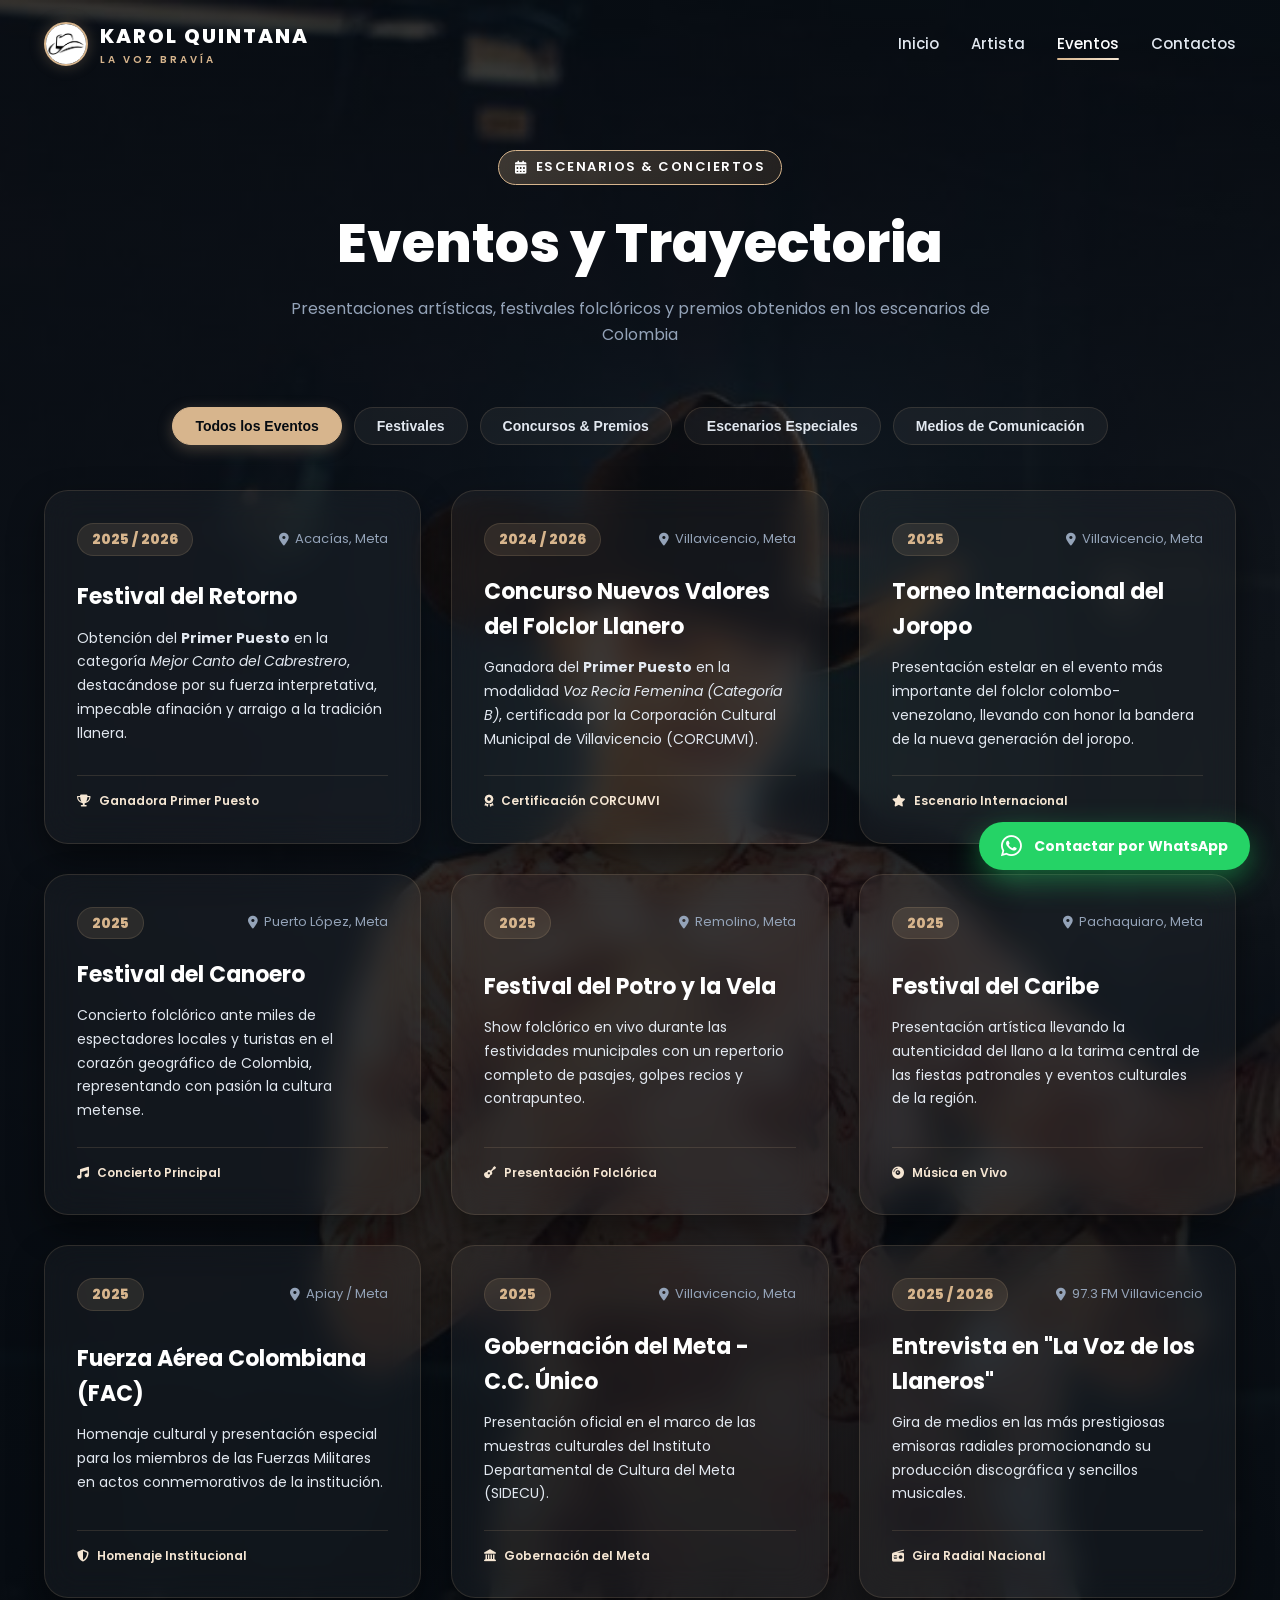
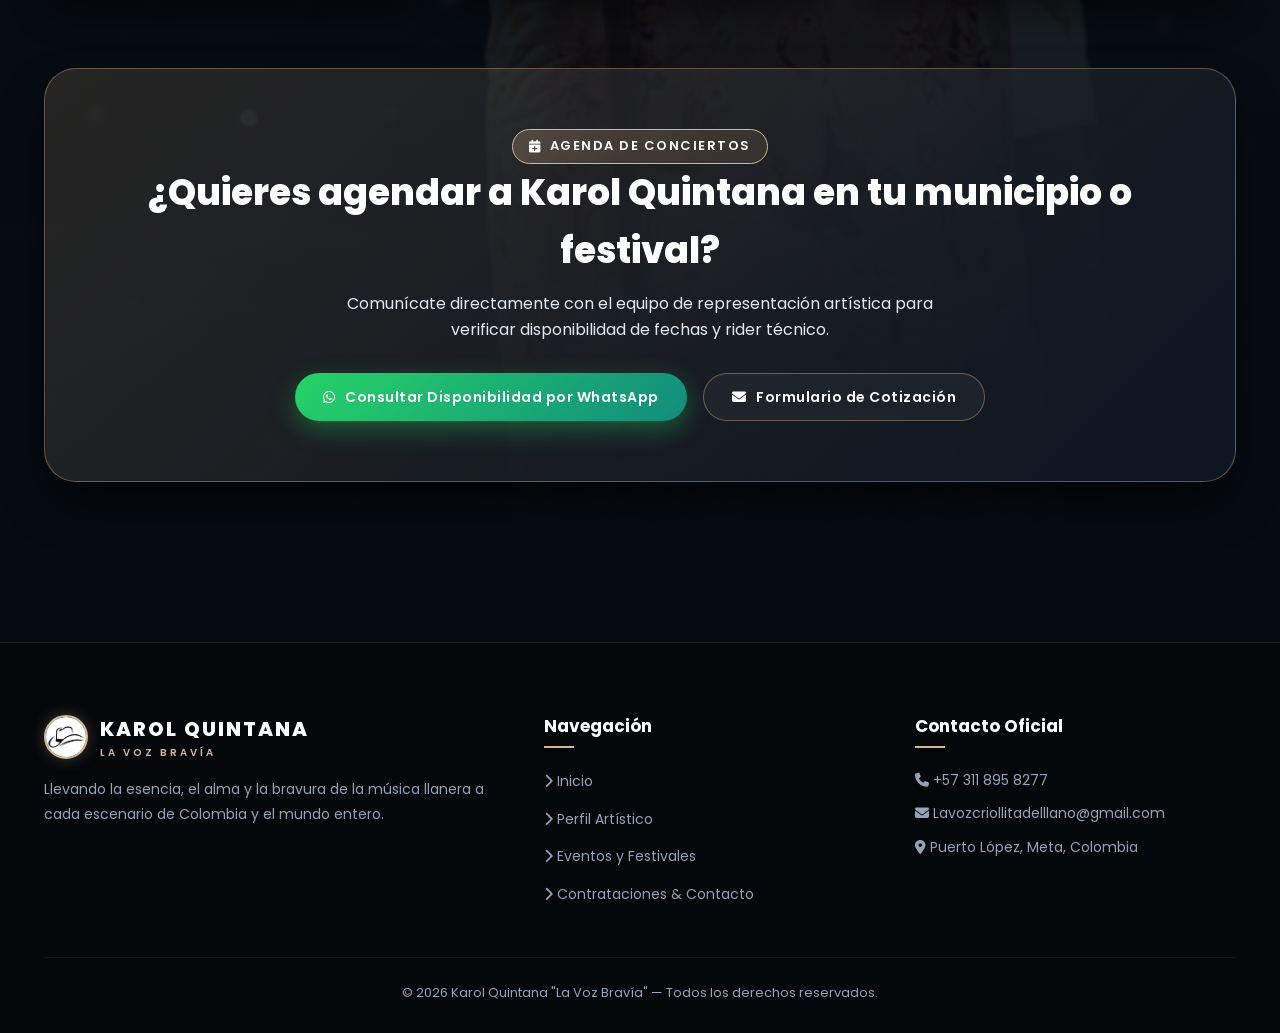
<file: eventos.html>
<!DOCTYPE html>
<html lang="es">
<head>
    <meta charset="UTF-8">
    <meta name="viewport" content="width=device-width, initial-scale=1.0">
    <title>Eventos y Trayectoria | Karol Quintana</title>
    
    <!-- Google Fonts & Font Awesome -->
    <link rel="preconnect" href="https://fonts.googleapis.com">
    <link rel="preconnect" href="https://fonts.gstatic.com" crossorigin>
    <link href="https://fonts.googleapis.com/css2?family=Poppins:wght@300;400;500;600;700;800&display=swap" rel="stylesheet">
    <link rel="stylesheet" href="https://cdnjs.cloudflare.com/ajax/libs/font-awesome/6.5.1/css/all.min.css">
    
    <link rel="icon" href="imagenes/logo.jpg">
    <link rel="stylesheet" href="css/estilos.css">
</head>
<body>

    <!-- NAVBAR -->
    <header class="navbar-container">
        <div class="container navbar">
            <a href="index.html" class="logo-brand">
                <img src="imagenes/logo.jpg" alt="Logo Karol Quintana">
                <div>
                    Karol Quintana
                    <span class="brand-sub">La Voz Bravía</span>
                </div>
            </a>

            <nav>
                <ul class="nav-links" id="navMenu">
                    <li><a href="index.html">Inicio</a></li>
                    <li><a href="artista.html">Artista</a></li>
                    <li><a href="eventos.html" class="active">Eventos</a></li>
                    <li><a href="contactos.html">Contactos</a></li>
                </ul>
            </nav>

           
        </div>
    </header>

    <!-- HERO DE EVENTOS -->
    <main class="hero-wrapper" style="background-image: url('imagenes/image.png');">
        <div class="hero-overlay"></div>

        <div class="container">
            <div class="section-header" style="margin-top: 20px;">
                <div class="badge badge-gold"><i class="fa-solid fa-calendar-days"></i> Escenarios & Conciertos</div>
                <h1 style="font-size: 54px; font-weight: 800; color: #fff; margin: 15px 0 10px 0;">
                    Eventos y <span>Trayectoria</span>
                </h1>
                <p>Presentaciones artísticas, festivales folclóricos y premios obtenidos en los escenarios de Colombia</p>
            </div>

            <!-- FILTROS DE CATEGORÍA -->
            <div class="eventos-filter-bar">
                <button class="filter-btn active" data-filter="all">Todos los Eventos</button>
                <button class="filter-btn" data-filter="festivales">Festivales</button>
                <button class="filter-btn" data-filter="concursos">Concursos & Premios</button>
                <button class="filter-btn" data-filter="especiales">Escenarios Especiales</button>
                <button class="filter-btn" data-filter="medios">Medios de Comunicación</button>
            </div>

            <!-- GRID DE EVENTOS -->
            <div class="eventos-timeline-grid">
                
                <!-- Evento 1 -->
                <div class="evento-card" data-category="concursos">
                    <div class="evento-top">
                        <span class="evento-year">2025 / 2026</span>
                        <span class="evento-loc"><i class="fa-solid fa-location-dot text-gold"></i> Acacías, Meta</span>
                    </div>
                    <div>
                        <h3>Festival del Retorno</h3>
                        <p>Obtención del <strong>Primer Puesto</strong> en la categoría <em>Mejor Canto del Cabrestrero</em>, destacándose por su fuerza interpretativa, impecable afinación y arraigo a la tradición llanera.</p>
                    </div>
                    <div class="evento-footer-tag">
                        <i class="fa-solid fa-trophy text-gold"></i> Ganadora Primer Puesto
                    </div>
                </div>

                <!-- Evento 2 -->
                <div class="evento-card" data-category="concursos">
                    <div class="evento-top">
                        <span class="evento-year">2024 / 2026</span>
                        <span class="evento-loc"><i class="fa-solid fa-location-dot text-gold"></i> Villavicencio, Meta</span>
                    </div>
                    <div>
                        <h3>Concurso Nuevos Valores del Folclor Llanero</h3>
                        <p>Ganadora del <strong>Primer Puesto</strong> en la modalidad <em>Voz Recia Femenina (Categoría B)</em>, certificada por la Corporación Cultural Municipal de Villavicencio (CORCUMVI).</p>
                    </div>
                    <div class="evento-footer-tag">
                        <i class="fa-solid fa-award text-gold"></i> Certificación CORCUMVI
                    </div>
                </div>

                <!-- Evento 3 -->
                <div class="evento-card" data-category="festivales">
                    <div class="evento-top">
                        <span class="evento-year">2025</span>
                        <span class="evento-loc"><i class="fa-solid fa-location-dot text-gold"></i> Villavicencio, Meta</span>
                    </div>
                    <div>
                        <h3>Torneo Internacional del Joropo</h3>
                        <p>Presentación estelar en el evento más importante del folclor colombo-venezolano, llevando con honor la bandera de la nueva generación del joropo.</p>
                    </div>
                    <div class="evento-footer-tag">
                        <i class="fa-solid fa-star text-gold"></i> Escenario Internacional
                    </div>
                </div>

                <!-- Evento 4 -->
                <div class="evento-card" data-category="festivales">
                    <div class="evento-top">
                        <span class="evento-year">2025</span>
                        <span class="evento-loc"><i class="fa-solid fa-location-dot text-gold"></i> Puerto López, Meta</span>
                    </div>
                    <div>
                        <h3>Festival del Canoero</h3>
                        <p>Concierto folclórico ante miles de espectadores locales y turistas en el corazón geográfico de Colombia, representando con pasión la cultura metense.</p>
                    </div>
                    <div class="evento-footer-tag">
                        <i class="fa-solid fa-music text-gold"></i> Concierto Principal
                    </div>
                </div>

                <!-- Evento 5 -->
                <div class="evento-card" data-category="festivales">
                    <div class="evento-top">
                        <span class="evento-year">2025</span>
                        <span class="evento-loc"><i class="fa-solid fa-location-dot text-gold"></i> Remolino, Meta</span>
                    </div>
                    <div>
                        <h3>Festival del Potro y la Vela</h3>
                        <p>Show folclórico en vivo durante las festividades municipales con un repertorio completo de pasajes, golpes recios y contrapunteo.</p>
                    </div>
                    <div class="evento-footer-tag">
                        <i class="fa-solid fa-guitar text-gold"></i> Presentación Folclórica
                    </div>
                </div>

                <!-- Evento 6 -->
                <div class="evento-card" data-category="festivales">
                    <div class="evento-top">
                        <span class="evento-year">2025</span>
                        <span class="evento-loc"><i class="fa-solid fa-location-dot text-gold"></i> Pachaquiaro, Meta</span>
                    </div>
                    <div>
                        <h3>Festival del Caribe</h3>
                        <p>Presentación artística llevando la autenticidad del llano a la tarima central de las fiestas patronales y eventos culturales de la región.</p>
                    </div>
                    <div class="evento-footer-tag">
                        <i class="fa-solid fa-compact-disc text-gold"></i> Música en Vivo
                    </div>
                </div>

                <!-- Evento 7 -->
                <div class="evento-card" data-category="especiales">
                    <div class="evento-top">
                        <span class="evento-year">2025</span>
                        <span class="evento-loc"><i class="fa-solid fa-location-dot text-gold"></i> Apiay / Meta</span>
                    </div>
                    <div>
                        <h3>Fuerza Aérea Colombiana (FAC)</h3>
                        <p>Homenaje cultural y presentación especial para los miembros de las Fuerzas Militares en actos conmemorativos de la institución.</p>
                    </div>
                    <div class="evento-footer-tag">
                        <i class="fa-solid fa-shield-halved text-gold"></i> Homenaje Institucional
                    </div>
                </div>

                <!-- Evento 8 -->
                <div class="evento-card" data-category="especiales">
                    <div class="evento-top">
                        <span class="evento-year">2025</span>
                        <span class="evento-loc"><i class="fa-solid fa-location-dot text-gold"></i> Villavicencio, Meta</span>
                    </div>
                    <div>
                        <h3>Gobernación del Meta - C.C. Único</h3>
                        <p>Presentación oficial en el marco de las muestras culturales del Instituto Departamental de Cultura del Meta (SIDECU).</p>
                    </div>
                    <div class="evento-footer-tag">
                        <i class="fa-solid fa-landmark text-gold"></i> Gobernación del Meta
                    </div>
                </div>

                <!-- Evento 9 -->
                <div class="evento-card" data-category="medios">
                    <div class="evento-top">
                        <span class="evento-year">2025 / 2026</span>
                        <span class="evento-loc"><i class="fa-solid fa-location-dot text-gold"></i> 97.3 FM Villavicencio</span>
                    </div>
                    <div>
                        <h3>Entrevista en "La Voz de los Llaneros"</h3>
                        <p>Gira de medios en las más prestigiosas emisoras radiales promocionando su producción discográfica y sencillos musicales.</p>
                    </div>
                    <div class="evento-footer-tag">
                        <i class="fa-solid fa-radio text-gold"></i> Gira Radial Nacional
                    </div>
                </div>

            </div>

            <!-- CTA BANNER -->
            <div class="cta-banner">
                <div class="badge badge-gold"><i class="fa-solid fa-calendar-plus"></i> Agenda de Conciertos</div>
                <h3>¿Quieres agendar a Karol Quintana en tu municipio o festival?</h3>
                <p>Comunícate directamente con el equipo de representación artística para verificar disponibilidad de fechas y rider técnico.</p>
                <div style="display: flex; justify-content: center; gap: 16px; flex-wrap: wrap;">
                    <a href="https://wa.me/573118958277?text=Hola%20Karol%20Quintana,%20quiero%20consultar%20disponibilidad%20para%20un%20festival/evento" target="_blank" class="btn btn-whatsapp">
                        <i class="fa-brands fa-whatsapp"></i> Consultar Disponibilidad por WhatsApp
                    </a>
                    <a href="contactos.html" class="btn btn-outline">
                        <i class="fa-solid fa-envelope"></i> Formulario de Cotización
                    </a>
                </div>
            </div>

        </div>
    </main>

    <!-- FLOATING WHATSAPP -->
    <a href="https://wa.me/573118958277?text=Hola%20Karol%20Quintana,%20deseo%20informaci%C3%B3n%20para%20contrataciones" target="_blank" class="floating-whatsapp" title="Contactar por WhatsApp">
        <i class="fa-brands fa-whatsapp"></i>
        <span>Contactar por WhatsApp</span>
    </a>

    <!-- FOOTER -->
    <footer class="footer-main">
        <div class="container">
            <div class="footer-grid">
                <div class="footer-col">
                    <div class="logo-brand" style="margin-bottom: 16px;">
                        <img src="imagenes/logo.jpg" alt="Logo">
                        <div>
                            Karol Quintana
                            <span class="brand-sub">La Voz Bravía</span>
                        </div>
                    </div>
                    <p>Llevando la esencia, el alma y la bravura de la música llanera a cada escenario de Colombia y el mundo entero.</p>
                </div>

                <div class="footer-col">
                    <h4>Navegación</h4>
                    <ul class="footer-links-list">
                        <li><a href="index.html"><i class="fa-solid fa-chevron-right"></i> Inicio</a></li>
                        <li><a href="artista.html"><i class="fa-solid fa-chevron-right"></i> Perfil Artístico</a></li>
                        <li><a href="eventos.html"><i class="fa-solid fa-chevron-right"></i> Eventos y Festivales</a></li>
                        <li><a href="contactos.html"><i class="fa-solid fa-chevron-right"></i> Contrataciones & Contacto</a></li>
                    </ul>
                </div>

                <div class="footer-col">
                    <h4>Contacto Oficial</h4>
                    <p style="margin-bottom: 8px;"><i class="fa-solid fa-phone text-gold"></i> +57 311 895 8277</p>
                    <p style="margin-bottom: 8px;"><i class="fa-solid fa-envelope text-gold"></i> Lavozcriollitadelllano@gmail.com</p>
                    <p><i class="fa-solid fa-location-dot text-gold"></i> Puerto López, Meta, Colombia</p>
                </div>
            </div>

            <div class="footer-bottom">
                &copy; 2026 Karol Quintana "La Voz Bravía" — Todos los derechos reservados.
            </div>
        </div>
    </footer>

    <!-- SCRIPTS -->
    <script src="js/main.js"></script>
</body>
</html>
</file>
<file: css/estilos.css>
/* ==========================================================================
   KAROL QUINTANA | LA VOZ BRAVÍA - HOJA DE ESTILOS MODERNA (DARK THEME)
   ========================================================================== */

:root {
    --bg-main: #060b11;
    --bg-darker: #04070a;
    --bg-surface: rgba(14, 23, 36, 0.7);
    --bg-surface-elevated: rgba(22, 35, 54, 0.85);
    --bg-card: rgba(255, 255, 255, 0.04);
    --bg-card-hover: rgba(255, 255, 255, 0.08);
    
    --gold-primary: #d7b58d;
    --gold-light: #f5e6d3;
    --gold-dark: #b58d5f;
    --gold-glow: rgba(215, 181, 141, 0.28);
    
    --text-primary: #ffffff;
    --text-secondary: #e2e8f0;
    --text-muted: #94a3b8;
    --text-gold: #d7b58d;
    
    --border-subtle: rgba(215, 181, 141, 0.15);
    --border-highlight: rgba(215, 181, 141, 0.4);
    
    --whatsapp-color: #25d366;
    --whatsapp-hover: #1ebd5b;
    --youtube-color: #ff0000;
    
    --shadow-soft: 0 15px 35px rgba(0, 0, 0, 0.45);
    --shadow-glow: 0 0 30px rgba(215, 181, 141, 0.2);
    --shadow-strong: 0 25px 50px -12px rgba(0, 0, 0, 0.75);
    
    --transition-fast: 0.25s ease;
    --transition-normal: 0.35s ease;
    --transition-slow: 0.5s cubic-bezier(0.16, 1, 0.3, 1);
    
    --radius-sm: 10px;
    --radius-md: 16px;
    --radius-lg: 24px;
    --radius-xl: 32px;
    --radius-full: 9999px;
}

/* RESET & GENERALES */
* {
    margin: 0;
    padding: 0;
    box-sizing: border-box;
}

html {
    scroll-behavior: smooth;
}

body {
    font-family: 'Poppins', sans-serif;
    background-color: var(--bg-main);
    color: var(--text-secondary);
    min-height: 100vh;
    overflow-x: hidden;
    line-height: 1.6;
    position: relative;
    background-image: 
        radial-gradient(circle at 15% 15%, rgba(215, 181, 141, 0.08) 0%, transparent 40%),
        radial-gradient(circle at 85% 65%, rgba(14, 80, 120, 0.12) 0%, transparent 45%),
        radial-gradient(circle at 50% 90%, rgba(215, 181, 141, 0.06) 0%, transparent 50%);
    background-attachment: fixed;
}

body.no-scroll {
    overflow: hidden;
}

/* TIPOGRAFÍA & UTILIDADES */
a {
    color: inherit;
    text-decoration: none;
    transition: var(--transition-fast);
}

img {
    max-width: 100%;
    height: auto;
    display: block;
}

.container {
    max-width: 1240px;
    margin: 0 auto;
    padding: 0 24px;
}

.badge {
    display: inline-flex;
    align-items: center;
    gap: 8px;
    padding: 6px 16px;
    background: rgba(215, 181, 141, 0.12);
    border: 1px solid var(--border-subtle);
    border-radius: var(--radius-full);
    color: var(--gold-light);
    font-size: 13px;
    font-weight: 600;
    letter-spacing: 1.5px;
    text-transform: uppercase;
    backdrop-filter: blur(8px);
}

.badge-gold {
    background: linear-gradient(135deg, rgba(215, 181, 141, 0.25), rgba(181, 141, 95, 0.15));
    border-color: var(--gold-primary);
    color: #fff;
}

/* NAVBAR MODERNA */
.navbar-container {
    position: fixed;
    top: 0;
    left: 0;
    width: 100%;
    z-index: 1000;
    transition: var(--transition-normal);
    padding: 20px 0;
}

.navbar-container.scrolled {
    background: rgba(6, 11, 17, 0.92);
    backdrop-filter: blur(16px);
    border-bottom: 1px solid rgba(215, 181, 141, 0.12);
    padding: 14px 0;
    box-shadow: 0 10px 30px rgba(0, 0, 0, 0.5);
}

.navbar {
    display: flex;
    justify-content: space-between;
    align-items: center;
}

.logo-brand {
    display: flex;
    align-items: center;
    gap: 12px;
    font-weight: 800;
    font-size: 20px;
    color: var(--text-primary);
    letter-spacing: 2px;
    text-transform: uppercase;
}

.logo-brand img {
    width: 44px;
    height: 44px;
    border-radius: 50%;
    object-fit: cover;
    border: 2px solid var(--gold-primary);
    box-shadow: 0 0 15px var(--gold-glow);
}

.logo-brand .brand-sub {
    display: block;
    font-size: 10px;
    letter-spacing: 3px;
    color: var(--gold-primary);
    font-weight: 600;
}

.nav-links {
    display: flex;
    align-items: center;
    gap: 32px;
    list-style: none;
}

.nav-links a {
    color: var(--text-secondary);
    font-size: 15px;
    font-weight: 500;
    position: relative;
    padding: 6px 0;
}

.nav-links a::after {
    content: "";
    position: absolute;
    bottom: 0;
    left: 0;
    width: 0;
    height: 2px;
    background: linear-gradient(90deg, var(--gold-primary), var(--gold-light));
    border-radius: 2px;
    transition: width var(--transition-fast);
}

.nav-links a:hover,
.nav-links a.active {
    color: var(--text-primary);
}

.nav-links a:hover::after,
.nav-links a.active::after {
    width: 100%;
}

.nav-actions {
    display: flex;
    align-items: center;
    gap: 16px;
}

/* BOTONES */
.btn {
    display: inline-flex;
    align-items: center;
    justify-content: center;
    gap: 10px;
    padding: 12px 28px;
    border-radius: var(--radius-full);
    font-weight: 600;
    font-size: 14px;
    letter-spacing: 0.5px;
    cursor: pointer;
    border: none;
    transition: var(--transition-normal);
}

.btn-gold {
    background: linear-gradient(135deg, #d7b58d 0%, #b88d5e 100%);
    color: #0c141d;
    font-weight: 700;
    box-shadow: 0 8px 25px rgba(215, 181, 141, 0.35);
}

.btn-gold:hover {
    transform: translateY(-3px);
    box-shadow: 0 12px 30px rgba(215, 181, 141, 0.55);
    background: linear-gradient(135deg, #f0d5b4 0%, #cfa16e 100%);
    color: #060b11;
}

.btn-outline {
    background: rgba(255, 255, 255, 0.04);
    border: 1px solid var(--border-highlight);
    color: var(--text-primary);
    backdrop-filter: blur(10px);
}

.btn-outline:hover {
    background: rgba(215, 181, 141, 0.15);
    border-color: var(--gold-primary);
    color: var(--gold-light);
    transform: translateY(-3px);
}

.btn-whatsapp {
    background: linear-gradient(135deg, #25d366 0%, #128c7e 100%);
    color: #ffffff;
    font-weight: 600;
    box-shadow: 0 8px 25px rgba(37, 211, 102, 0.35);
}

.btn-whatsapp:hover {
    transform: translateY(-3px);
    box-shadow: 0 12px 30px rgba(37, 211, 102, 0.55);
    color: #ffffff;
}

.btn-sm {
    padding: 8px 20px;
    font-size: 13px;
}

/* MENU HAMBURGUESA */
.menu-toggle {
    display: none;
    flex-direction: column;
    justify-content: space-between;
    width: 30px;
    height: 22px;
    background: transparent;
    border: none;
    cursor: pointer;
    z-index: 1001;
}

.menu-toggle span {
    width: 100%;
    height: 2.5px;
    background: var(--gold-primary);
    border-radius: 2px;
    transition: var(--transition-fast);
}

.menu-toggle.active span:nth-child(1) {
    transform: translateY(10px) rotate(45deg);
}

.menu-toggle.active span:nth-child(2) {
    opacity: 0;
}

.menu-toggle.active span:nth-child(3) {
    transform: translateY(-10px) rotate(-45deg);
}

/* HERO SECTION GENERAL */
.hero-wrapper {
    position: relative;
    min-height: 100vh;
    padding-top: 130px;
    padding-bottom: 70px;
    display: flex;
    align-items: center;
    background-size: cover;
    background-position: center;
    overflow: hidden;
}

.hero-overlay {
    position: absolute;
    inset: 0;
    background: linear-gradient(180deg, 
        rgba(6, 11, 17, 0.75) 0%, 
        rgba(6, 11, 17, 0.88) 60%, 
        rgba(6, 11, 17, 1) 100%);
    z-index: 1;
}

.hero-wrapper .container {
    position: relative;
    z-index: 2;
}

/* HERO HOME */
.hero-home-content {
    display: grid;
    grid-template-columns: 1.15fr 0.85fr;
    gap: 60px;
    align-items: center;
}

.hero-left h1.hero-title {
    font-size: 76px;
    font-weight: 800;
    line-height: 1.05;
    color: var(--text-primary);
    margin: 20px 0;
    letter-spacing: -1px;
}

.hero-left h1.hero-title span {
    background: linear-gradient(135deg, #ffffff 30%, var(--gold-primary) 100%);
    -webkit-background-clip: text;
    -webkit-text-fill-color: transparent;
}

.hero-left p.hero-desc {
    font-size: 18px;
    color: var(--text-secondary);
    line-height: 1.8;
    margin-bottom: 35px;
    max-width: 580px;
}

.hero-btn-group {
    display: flex;
    flex-wrap: wrap;
    gap: 16px;
    margin-bottom: 45px;
}

.hero-stats-grid {
    display: grid;
    grid-template-columns: repeat(3, 1fr);
    gap: 20px;
    padding-top: 30px;
    border-top: 1px solid var(--border-subtle);
}

.stat-item h3 {
    font-size: 32px;
    font-weight: 800;
    color: var(--gold-primary);
    line-height: 1;
    margin-bottom: 5px;
}

.stat-item p {
    font-size: 13px;
    color: var(--text-muted);
    text-transform: uppercase;
    letter-spacing: 0.5px;
}

.hero-image-card {
    position: relative;
    border-radius: var(--radius-xl);
    overflow: hidden;
    box-shadow: var(--shadow-strong), 0 0 40px var(--gold-glow);
    border: 1px solid var(--border-highlight);
    background: var(--bg-surface);
}

.hero-image-card img {
    width: 100%;
    height: 520px;
    object-fit: cover;
    transition: var(--transition-slow);
}

.hero-image-card:hover img {
    transform: scale(1.04);
}

.hero-image-badge {
    position: absolute;
    bottom: 24px;
    left: 24px;
    right: 24px;
    background: rgba(6, 11, 17, 0.85);
    backdrop-filter: blur(14px);
    border: 1px solid var(--border-subtle);
    padding: 16px 20px;
    border-radius: var(--radius-md);
    display: flex;
    align-items: center;
    justify-content: space-between;
}

.hero-image-badge h4 {
    color: #fff;
    font-size: 16px;
    margin-bottom: 2px;
}

.hero-image-badge p {
    font-size: 12px;
    color: var(--gold-primary);
}

/* SECCIONES COMUNES */
.section {
    padding: 100px 0;
    position: relative;
}

.section-header {
    text-align: center;
    max-width: 700px;
    margin: 0 auto 60px auto;
}

.section-header h2 {
    font-size: 42px;
    font-weight: 800;
    color: var(--text-primary);
    margin: 15px 0 10px 0;
    letter-spacing: -0.5px;
}

.section-header h2 span {
    color: var(--gold-primary);
}

.section-header p {
    font-size: 16px;
    color: var(--text-muted);
}

/* TARJETAS DE MÚSICA & SENCILLOS */
.music-grid {
    display: grid;
    grid-template-columns: repeat(auto-fit, minmax(320px, 1fr));
    gap: 30px;
}

.music-card {
    background: var(--bg-card);
    border: 1px solid var(--border-subtle);
    border-radius: var(--radius-lg);
    overflow: hidden;
    transition: var(--transition-normal);
    box-shadow: var(--shadow-soft);
    display: flex;
    flex-direction: column;
    position: relative;
    backdrop-filter: blur(16px);
}

.music-card:hover {
    transform: translateY(-8px);
    border-color: var(--gold-primary);
    box-shadow: var(--shadow-strong), 0 0 30px var(--gold-glow);
    background: var(--bg-card-hover);
}

.music-thumb {
    position: relative;
    height: 240px;
    overflow: hidden;
}

.music-thumb img {
    width: 100%;
    height: 100%;
    object-fit: cover;
    transition: var(--transition-slow);
}

.music-card:hover .music-thumb img {
    transform: scale(1.08);
}

.music-thumb-overlay {
    position: absolute;
    inset: 0;
    background: linear-gradient(180deg, rgba(0, 0, 0, 0.1) 0%, rgba(6, 11, 17, 0.9) 100%);
    display: flex;
    align-items: center;
    justify-content: center;
}

.play-icon-btn {
    width: 58px;
    height: 58px;
    border-radius: 50%;
    background: var(--gold-primary);
    color: #060b11;
    display: flex;
    align-items: center;
    justify-content: center;
    font-size: 20px;
    box-shadow: 0 0 25px rgba(215, 181, 141, 0.6);
    transition: var(--transition-fast);
}

.music-card:hover .play-icon-btn {
    transform: scale(1.15);
    background: #fff;
}

.music-content {
    padding: 24px;
    flex: 1;
    display: flex;
    flex-direction: column;
    justify-content: space-between;
}

.music-tag {
    font-size: 11px;
    text-transform: uppercase;
    letter-spacing: 1.5px;
    color: var(--gold-primary);
    font-weight: 700;
    margin-bottom: 8px;
}

.music-title {
    font-size: 22px;
    color: var(--text-primary);
    font-weight: 700;
    margin-bottom: 8px;
}

.music-credits {
    font-size: 13px;
    color: var(--text-muted);
    margin-bottom: 20px;
    line-height: 1.5;
}

.music-credits strong {
    color: var(--text-secondary);
}

/* ==========================================================================
   PÁGINA ARTISTA (HOJA DE VIDA)
   ========================================================================== */
.artist-hero-card {
    background: linear-gradient(135deg, rgba(22, 35, 54, 0.7) 0%, rgba(14, 23, 36, 0.85) 100%);
    border: 1px solid var(--border-highlight);
    border-radius: var(--radius-xl);
    padding: 50px;
    display: grid;
    grid-template-columns: 360px 1fr;
    gap: 50px;
    align-items: center;
    backdrop-filter: blur(20px);
    box-shadow: var(--shadow-strong);
    margin-bottom: 70px;
}

.artist-portrait-box {
    position: relative;
    border-radius: var(--radius-lg);
    overflow: hidden;
    box-shadow: 0 15px 35px rgba(0, 0, 0, 0.6), 0 0 35px var(--gold-glow);
    border: 2px solid var(--gold-primary);
}

.artist-portrait-box img {
    width: 100%;
    height: 440px;
    object-fit: cover;
}

.artist-bio-info h1 {
    font-size: 46px;
    font-weight: 800;
    color: #fff;
    line-height: 1.1;
    margin: 15px 0 10px 0;
}

.artist-subtitle-name {
    font-size: 20px;
    color: var(--gold-primary);
    font-weight: 600;
    margin-bottom: 20px;
}

.artist-quick-meta {
    display: grid;
    grid-template-columns: repeat(2, 1fr);
    gap: 16px;
    margin: 25px 0 35px 0;
    padding: 20px;
    background: rgba(0, 0, 0, 0.25);
    border-radius: var(--radius-md);
    border: 1px solid var(--border-subtle);
}

.meta-box {
    display: flex;
    align-items: flex-start;
    gap: 12px;
}

.meta-icon {
    font-size: 20px;
    color: var(--gold-primary);
    margin-top: 2px;
}

.meta-text strong {
    display: block;
    font-size: 12px;
    color: var(--text-muted);
    text-transform: uppercase;
    letter-spacing: 0.5px;
}

.meta-text span {
    font-size: 14px;
    color: var(--text-primary);
    font-weight: 600;
}

/* HABILIDADES & FORMACIÓN */
.skills-grid {
    display: grid;
    grid-template-columns: repeat(auto-fit, minmax(300px, 1fr));
    gap: 30px;
    margin-top: 40px;
}

.skill-card {
    background: var(--bg-card);
    border: 1px solid var(--border-subtle);
    border-radius: var(--radius-lg);
    padding: 30px;
    backdrop-filter: blur(16px);
}

.skill-header {
    display: flex;
    justify-content: space-between;
    align-items: center;
    margin-bottom: 12px;
}

.skill-title {
    font-size: 17px;
    font-weight: 700;
    color: var(--text-primary);
    display: flex;
    align-items: center;
    gap: 10px;
}

.skill-score {
    font-size: 14px;
    font-weight: 700;
    color: var(--gold-primary);
}

.skill-bar {
    width: 100%;
    height: 8px;
    background: rgba(255, 255, 255, 0.1);
    border-radius: 4px;
    overflow: hidden;
    margin-bottom: 12px;
}

.skill-fill {
    height: 100%;
    background: linear-gradient(90deg, var(--gold-dark), var(--gold-light));
    border-radius: 4px;
    box-shadow: 0 0 10px var(--gold-glow);
}

.skill-desc {
    font-size: 13px;
    color: var(--text-muted);
}

/* PALMARÉS & RECONOCIMIENTOS */
.awards-grid {
    display: grid;
    grid-template-columns: repeat(auto-fit, minmax(320px, 1fr));
    gap: 24px;
    margin-top: 40px;
}

.award-card {
    background: var(--bg-card);
    border: 1px solid var(--border-subtle);
    border-radius: var(--radius-lg);
    padding: 30px;
    transition: var(--transition-normal);
    position: relative;
    overflow: hidden;
    backdrop-filter: blur(16px);
}

.award-card::before {
    content: "";
    position: absolute;
    top: 0;
    left: 0;
    width: 4px;
    height: 100%;
    background: var(--gold-primary);
}

.award-card:hover {
    transform: translateY(-6px);
    border-color: var(--gold-primary);
    background: var(--bg-card-hover);
    box-shadow: var(--shadow-soft);
}

.award-place {
    display: inline-block;
    font-size: 12px;
    font-weight: 800;
    text-transform: uppercase;
    letter-spacing: 1px;
    color: #060b11;
    background: var(--gold-primary);
    padding: 4px 12px;
    border-radius: var(--radius-full);
    margin-bottom: 15px;
}

.award-card h3 {
    font-size: 19px;
    color: #fff;
    margin-bottom: 8px;
    font-weight: 700;
}

.award-org {
    font-size: 13px;
    color: var(--gold-light);
    margin-bottom: 12px;
    display: flex;
    align-items: center;
    gap: 6px;
}

.award-card p {
    font-size: 14px;
    color: var(--text-muted);
    line-height: 1.6;
}

/* FICHA TÉCNICA DE PRODUCCIÓN */
.credits-box {
    background: rgba(14, 23, 36, 0.8);
    border: 1px solid var(--border-highlight);
    border-radius: var(--radius-lg);
    padding: 35px;
    margin-top: 40px;
}

.credits-grid {
    display: grid;
    grid-template-columns: repeat(auto-fit, minmax(220px, 1fr));
    gap: 20px;
    margin-top: 20px;
}

.credit-item {
    background: rgba(255, 255, 255, 0.03);
    padding: 16px;
    border-radius: var(--radius-md);
    border: 1px solid rgba(255, 255, 255, 0.05);
}

.credit-item h5 {
    color: var(--gold-primary);
    font-size: 12px;
    text-transform: uppercase;
    letter-spacing: 1px;
    margin-bottom: 4px;
}

.credit-item p {
    color: #fff;
    font-size: 15px;
    font-weight: 600;
}

/* ==========================================================================
   PÁGINA EVENTOS
   ========================================================================== */
.eventos-filter-bar {
    display: flex;
    justify-content: center;
    flex-wrap: wrap;
    gap: 12px;
    margin-bottom: 45px;
}

.filter-btn {
    padding: 10px 22px;
    border-radius: var(--radius-full);
    background: rgba(255, 255, 255, 0.05);
    border: 1px solid var(--border-subtle);
    color: var(--text-secondary);
    font-size: 14px;
    font-weight: 600;
    cursor: pointer;
    transition: var(--transition-fast);
}

.filter-btn:hover,
.filter-btn.active {
    background: var(--gold-primary);
    color: #060b11;
    border-color: var(--gold-primary);
    box-shadow: 0 4px 15px var(--gold-glow);
}

.eventos-timeline-grid {
    display: grid;
    grid-template-columns: repeat(auto-fit, minmax(340px, 1fr));
    gap: 30px;
}

.evento-card {
    background: var(--bg-card);
    border: 1px solid var(--border-subtle);
    border-radius: var(--radius-lg);
    padding: 32px;
    display: flex;
    flex-direction: column;
    justify-content: space-between;
    transition: var(--transition-normal);
    backdrop-filter: blur(16px);
    box-shadow: var(--shadow-soft);
    position: relative;
}

.evento-card:hover {
    transform: translateY(-8px);
    border-color: var(--gold-primary);
    box-shadow: var(--shadow-strong), 0 0 30px var(--gold-glow);
    background: var(--bg-card-hover);
}

.evento-top {
    display: flex;
    justify-content: space-between;
    align-items: center;
    margin-bottom: 18px;
}

.evento-year {
    font-size: 14px;
    font-weight: 800;
    color: var(--gold-primary);
    background: rgba(215, 181, 141, 0.12);
    padding: 4px 14px;
    border-radius: var(--radius-full);
    border: 1px solid var(--border-subtle);
}

.evento-loc {
    font-size: 13px;
    color: var(--text-muted);
    display: flex;
    align-items: center;
    gap: 6px;
}

.evento-card h3 {
    font-size: 22px;
    color: #fff;
    font-weight: 700;
    margin-bottom: 12px;
}

.evento-card p {
    font-size: 14px;
    color: var(--text-secondary);
    line-height: 1.7;
    margin-bottom: 24px;
}

.evento-footer-tag {
    font-size: 12px;
    color: var(--gold-light);
    font-weight: 600;
    display: flex;
    align-items: center;
    gap: 8px;
    padding-top: 15px;
    border-top: 1px solid var(--border-subtle);
}

/* ==========================================================================
   PÁGINA CONTACTOS & FORMULARIO
   ========================================================================== */
.contact-layout-grid {
    display: grid;
    grid-template-columns: 1fr 1.25fr;
    gap: 40px;
    margin-top: 20px;
}

.contact-info-cards {
    display: flex;
    flex-direction: column;
    gap: 20px;
}

.contact-card-link {
    display: flex;
    align-items: center;
    gap: 20px;
    background: var(--bg-card);
    border: 1px solid var(--border-subtle);
    padding: 24px;
    border-radius: var(--radius-lg);
    backdrop-filter: blur(16px);
    transition: var(--transition-normal);
    box-shadow: var(--shadow-soft);
}

.contact-card-link:hover {
    transform: translateX(6px);
    border-color: var(--gold-primary);
    background: var(--bg-card-hover);
}

.contact-card-link.whatsapp-featured {
    border-color: rgba(37, 211, 102, 0.4);
    background: linear-gradient(135deg, rgba(37, 211, 102, 0.08) 0%, rgba(14, 23, 36, 0.7) 100%);
}

.contact-card-link.whatsapp-featured:hover {
    border-color: var(--whatsapp-color);
    box-shadow: 0 10px 30px rgba(37, 211, 102, 0.25);
}

.contact-icon-box {
    width: 56px;
    height: 56px;
    border-radius: var(--radius-md);
    background: rgba(215, 181, 141, 0.15);
    border: 1px solid var(--border-subtle);
    color: var(--gold-primary);
    display: flex;
    align-items: center;
    justify-content: center;
    font-size: 24px;
    flex-shrink: 0;
}

.whatsapp-featured .contact-icon-box {
    background: rgba(37, 211, 102, 0.2);
    color: var(--whatsapp-color);
    border-color: rgba(37, 211, 102, 0.3);
}

.contact-details h4 {
    font-size: 13px;
    text-transform: uppercase;
    letter-spacing: 1px;
    color: var(--text-muted);
    margin-bottom: 4px;
}

.contact-details p {
    font-size: 16px;
    font-weight: 700;
    color: #fff;
}

.contact-details small {
    display: block;
    font-size: 12px;
    color: var(--gold-primary);
    margin-top: 2px;
}

/* FORMULARIO DE CONTRATACIÓN */
.form-card {
    background: linear-gradient(135deg, rgba(22, 35, 54, 0.75) 0%, rgba(14, 23, 36, 0.9) 100%);
    border: 1px solid var(--border-highlight);
    border-radius: var(--radius-xl);
    padding: 40px;
    backdrop-filter: blur(20px);
    box-shadow: var(--shadow-strong);
}

.form-card h3 {
    font-size: 26px;
    color: #fff;
    font-weight: 800;
    margin-bottom: 8px;
}

.form-card p {
    font-size: 14px;
    color: var(--text-muted);
    margin-bottom: 30px;
}

.form-grid {
    display: grid;
    grid-template-columns: 1fr 1fr;
    gap: 18px;
}

.form-group {
    display: flex;
    flex-direction: column;
    gap: 8px;
}

.form-group.full-width {
    grid-column: span 2;
}

.form-group label {
    font-size: 13px;
    font-weight: 600;
    color: var(--text-secondary);
    display: flex;
    align-items: center;
    gap: 6px;
}

.form-control {
    width: 100%;
    padding: 13px 18px;
    background: rgba(6, 11, 17, 0.6);
    border: 1px solid var(--border-subtle);
    border-radius: var(--radius-md);
    color: #fff;
    font-family: inherit;
    font-size: 14px;
    transition: var(--transition-fast);
}

.form-control:focus {
    outline: none;
    border-color: var(--gold-primary);
    box-shadow: 0 0 15px var(--gold-glow);
    background: rgba(6, 11, 17, 0.85);
}

textarea.form-control {
    resize: vertical;
    min-height: 110px;
}

/* REDES SOCIALES EN CONTACTOS */
.socials-section {
    margin-top: 60px;
    text-align: center;
}

.socials-grid {
    display: flex;
    justify-content: center;
    flex-wrap: wrap;
    gap: 16px;
    margin-top: 25px;
}

.social-btn {
    display: inline-flex;
    align-items: center;
    gap: 10px;
    padding: 12px 24px;
    border-radius: var(--radius-full);
    background: var(--bg-card);
    border: 1px solid var(--border-subtle);
    color: #fff;
    font-size: 14px;
    font-weight: 600;
    transition: var(--transition-normal);
}

.social-btn i {
    font-size: 18px;
}

.social-btn.youtube:hover {
    background: #ff0000;
    border-color: #ff0000;
    box-shadow: 0 8px 25px rgba(255, 0, 0, 0.4);
    transform: translateY(-4px);
}

.social-btn.facebook:hover {
    background: #1877f2;
    border-color: #1877f2;
    box-shadow: 0 8px 25px rgba(24, 119, 242, 0.4);
    transform: translateY(-4px);
}

.social-btn.instagram:hover {
    background: linear-gradient(45deg, #f09433 0%, #e6683c 25%, #dc2743 50%, #cc2366 75%, #bc1888 100%);
    border-color: transparent;
    box-shadow: 0 8px 25px rgba(220, 39, 67, 0.4);
    transform: translateY(-4px);
}

.social-btn.tiktok:hover {
    background: #000000;
    border-color: #00f2fe;
    box-shadow: 0 8px 25px rgba(0, 242, 254, 0.35);
    transform: translateY(-4px);
}

/* CTA BANNER INFERIOR */
.cta-banner {
    background: linear-gradient(135deg, rgba(215, 181, 141, 0.15) 0%, rgba(14, 23, 36, 0.9) 100%);
    border: 1px solid var(--border-highlight);
    border-radius: var(--radius-xl);
    padding: 60px 40px;
    text-align: center;
    margin-top: 70px;
    position: relative;
    overflow: hidden;
    box-shadow: var(--shadow-strong);
}

.cta-banner h3 {
    font-size: 36px;
    font-weight: 800;
    color: #fff;
    margin-bottom: 12px;
}

.cta-banner p {
    font-size: 16px;
    color: var(--text-secondary);
    max-width: 650px;
    margin: 0 auto 30px auto;
}

/* BOTÓN FLOTANTE DE WHATSAPP */
.floating-whatsapp {
    position: fixed;
    bottom: 30px;
    right: 30px;
    z-index: 999;
    display: flex;
    align-items: center;
    gap: 12px;
    background: var(--whatsapp-color);
    color: #fff;
    padding: 12px 22px;
    border-radius: var(--radius-full);
    font-size: 14px;
    font-weight: 700;
    box-shadow: 0 10px 30px rgba(37, 211, 102, 0.45);
    transition: var(--transition-normal);
}

.floating-whatsapp:hover {
    background: var(--whatsapp-hover);
    transform: translateY(-4px) scale(1.03);
    box-shadow: 0 15px 35px rgba(37, 211, 102, 0.65);
    color: #fff;
}

.floating-whatsapp i {
    font-size: 24px;
}

/* FOOTER MODERNO */
.footer-main {
    background: var(--bg-darker);
    border-top: 1px solid var(--border-subtle);
    padding: 70px 0 30px 0;
    margin-top: 90px;
}

.footer-grid {
    display: grid;
    grid-template-columns: 1.4fr 1fr 1fr;
    gap: 50px;
    margin-bottom: 50px;
}

.footer-col h4 {
    color: #fff;
    font-size: 17px;
    font-weight: 700;
    margin-bottom: 20px;
    position: relative;
}

.footer-col h4::after {
    content: "";
    display: block;
    width: 30px;
    height: 2px;
    background: var(--gold-primary);
    margin-top: 6px;
}

.footer-col p {
    font-size: 14px;
    color: var(--text-muted);
    line-height: 1.8;
}

.footer-links-list {
    list-style: none;
    display: flex;
    flex-direction: column;
    gap: 12px;
}

.footer-links-list a {
    font-size: 14px;
    color: var(--text-muted);
    transition: var(--transition-fast);
}

.footer-links-list a:hover {
    color: var(--gold-primary);
    padding-left: 6px;
}

.footer-bottom {
    padding-top: 25px;
    border-top: 1px solid rgba(255, 255, 255, 0.06);
    text-align: center;
    font-size: 13px;
    color: var(--text-muted);
}

/* RESPONSIVE */
@media (max-width: 1024px) {
    .hero-home-content {
        grid-template-columns: 1fr;
        gap: 40px;
    }
    
    .hero-left h1.hero-title {
        font-size: 58px;
    }
    
    .artist-hero-card {
        grid-template-columns: 1fr;
        padding: 35px;
    }
    
    .artist-portrait-box img {
        height: 380px;
    }
    
    .contact-layout-grid {
        grid-template-columns: 1fr;
    }
    
    .footer-grid {
        grid-template-columns: 1fr 1fr;
    }
}

@media (max-width: 768px) {
    .menu-toggle {
        display: flex;
    }
    
    .nav-links {
        position: fixed;
        top: 0;
        right: -100%;
        width: 80%;
        max-width: 340px;
        height: 100vh;
        background: rgba(6, 11, 17, 0.98);
        backdrop-filter: blur(20px);
        flex-direction: column;
        justify-content: center;
        gap: 25px;
        padding: 40px;
        border-left: 1px solid var(--border-subtle);
        transition: var(--transition-normal);
        z-index: 1000;
    }
    
    .nav-links.active {
        right: 0;
    }
    
    .nav-actions .btn-sm {
        display: none;
    }
    
    .hero-left h1.hero-title {
        font-size: 44px;
    }
    
    .hero-stats-grid {
        grid-template-columns: 1fr;
        gap: 15px;
    }
    
    .form-grid {
        grid-template-columns: 1fr;
    }
    
    .form-group.full-width {
        grid-column: span 1;
    }
    
    .footer-grid {
        grid-template-columns: 1fr;
        gap: 30px;
    }
    
    .floating-whatsapp span {
        display: none;
    }
    
    .floating-whatsapp {
        padding: 14px;
        border-radius: 50%;
        bottom: 20px;
        right: 20px;
    }
    
    .artist-quick-meta {
        grid-template-columns: 1fr;
    }
    
    .section-header h2 {
        font-size: 32px;
    }
}
</file>
